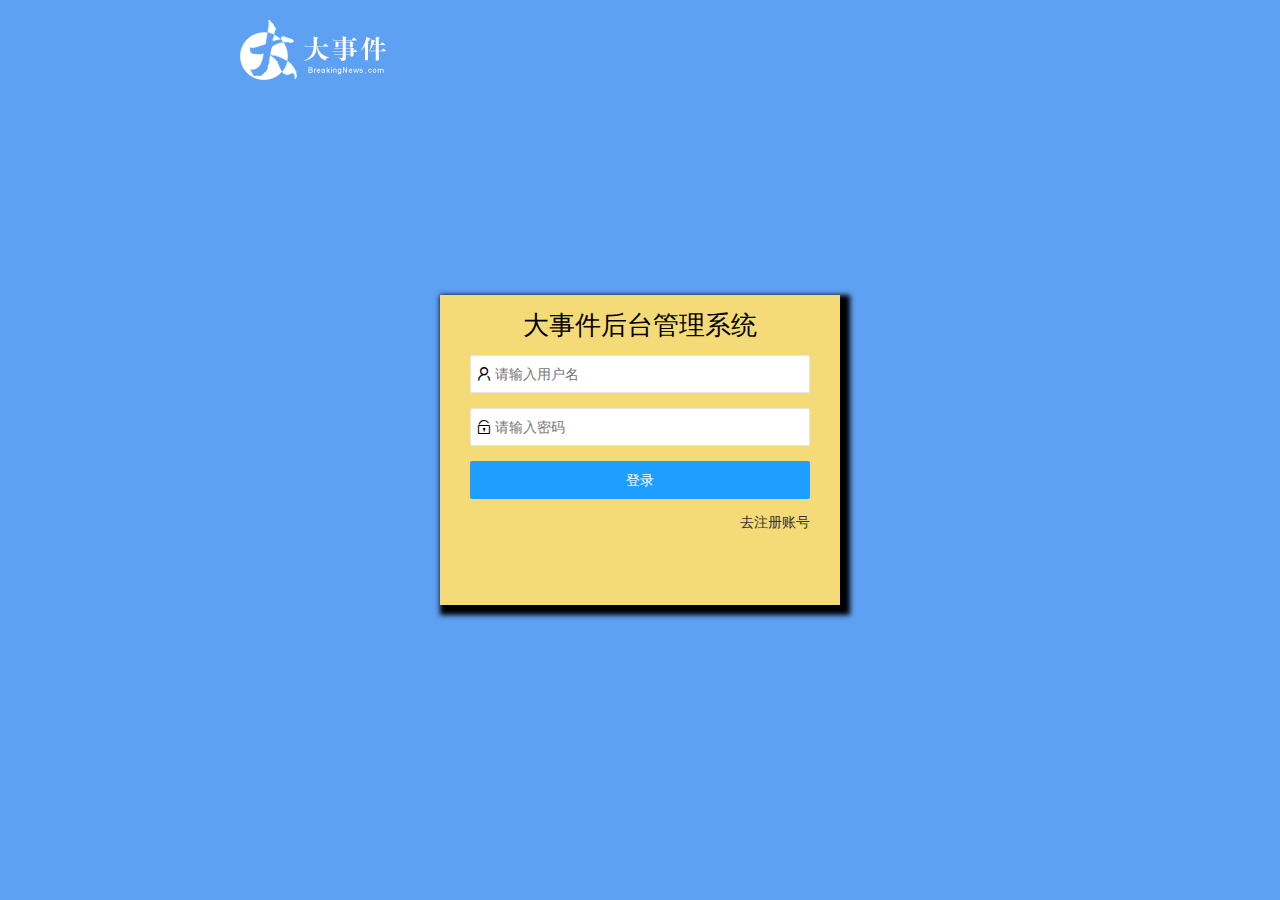
<file: index.html>
<script>
    // 马上判断，本地存储是否有token
    if (localStorage.getItem('token') === null) {
        // 如果没有，跳转到登录页
        location.href = './login.html';
    }
</script>

<!DOCTYPE html>
<html>

<head>
    <meta charset="utf-8">
    <meta name="viewport" content="width=device-width, initial-scale=1, maximum-scale=1">
    <title>老汤的首页</title>
    <link rel="stylesheet" href="./assets/lib/layui/css/layui.css">
    <link rel="stylesheet" href="./assets/css/index.css">
</head>

<body class="layui-layout-body">
    <div class="layui-layout layui-layout-admin">
        <div class="layui-header">
            <div class="layui-logo">
                <img src="./assets/images/logo.png" alt="">
            </div>
            <!-- 头部区域（可配合layui已有的水平导航） -->
            <ul class="layui-nav layui-layout-right">
                <li class="layui-nav-item">
                    <!-- 复制这个a标签，到侧边栏 -->
                    <a href="javascript:;">
                        <span class="text-avatar">L</span>
                        <img src="http://t.cn/RCzsdCq" class="layui-nav-img">
                        个人中心
                    </a>
                    <dl class="layui-nav-child">
                        <dd><a href="">基本资料</a></dd>
                        <dd><a href="">重置密码</a></dd>
                        <dd><a href="">更换头像</a></dd>
                    </dl>
                </li>
                <li class="layui-nav-item"><a href="javascript:;" id="logout"><i class="layui-icon layui-icon-logout"></i>退出</a></li>
            </ul>
        </div>

        <div class="layui-side layui-bg-black">
            <div class="layui-side-scroll">
                <!-- 左侧导航区域（可配合layui已有的垂直导航） -->

                <!-- 从头部复制过来之后，把a改为div -->
                <div class="userinfo">
                    <span class="text-avatar">L</span>
                    <img src="http://t.cn/RCzsdCq" class="layui-nav-img">
                    欢迎你 <span class="username">老汤</span>
                </div>
                <ul class="layui-nav layui-nav-tree" lay-filter="test" lay-shrink="all">
                    <li class="layui-nav-item layui-this"><a href=""><i class="layui-icon layui-icon-home"></i>首页</a></li>
                    <li class="layui-nav-item">
                        <a class="" href="javascript:;"><i class="layui-icon layui-icon-form"></i>文章管理</a>
                        <dl class="layui-nav-child">
                            <dd><a href="javascript:;"><i class="layui-icon layui-icon-app"></i>类别管理</a></dd>
                            <dd><a href="./article/list.html" target="fm"><i class="layui-icon layui-icon-app"></i>文章列表</a></dd>
                            <dd><a href="./article/add.html" target="fm"><i class="layui-icon layui-icon-app"></i>添加文章</a></dd>
                        </dl>
                    </li>
                    <li class="layui-nav-item">
                        <a href="javascript:;"><i class="layui-icon layui-icon-username"></i>个人中心</a>
                        <dl class="layui-nav-child">
                            <dd><a href="./user/userinfo.html" target="fm"><i class="layui-icon layui-icon-app"></i>基本资料</a></dd>
                            <dd><a href="./user/repwd.html" target="fm"><i class="layui-icon layui-icon-app"></i>重置密码</a></dd>
                            <dd><a href="./user/avatar.html" target="fm"><i class="layui-icon layui-icon-app"></i>更换头像</a></dd>
                        </dl>
                    </li>
                </ul>
            </div>
        </div>

        <div class="layui-body">
            <!-- 内容主体区域 -->
            <!-- <div style="padding: 15px;">内容主体区域</div> -->
            <iframe name="fm" src="./home/dashboard.html" frameborder="0"></iframe>
        </div>

        <div class="layui-footer">
            <!-- 底部固定区域 -->
            © layui.com - 底部固定区域
        </div>
    </div>
    <!-- 一定要加载layui.all.js -->
    <script src="./assets/lib/layui/layui.all.js"></script>
    <script src="./assets/lib/jquery.js"></script>
    <script src="./assets/js/common.js"></script>
    <script src="./assets/js/index.js"></script>
</body>

</html>
</file>
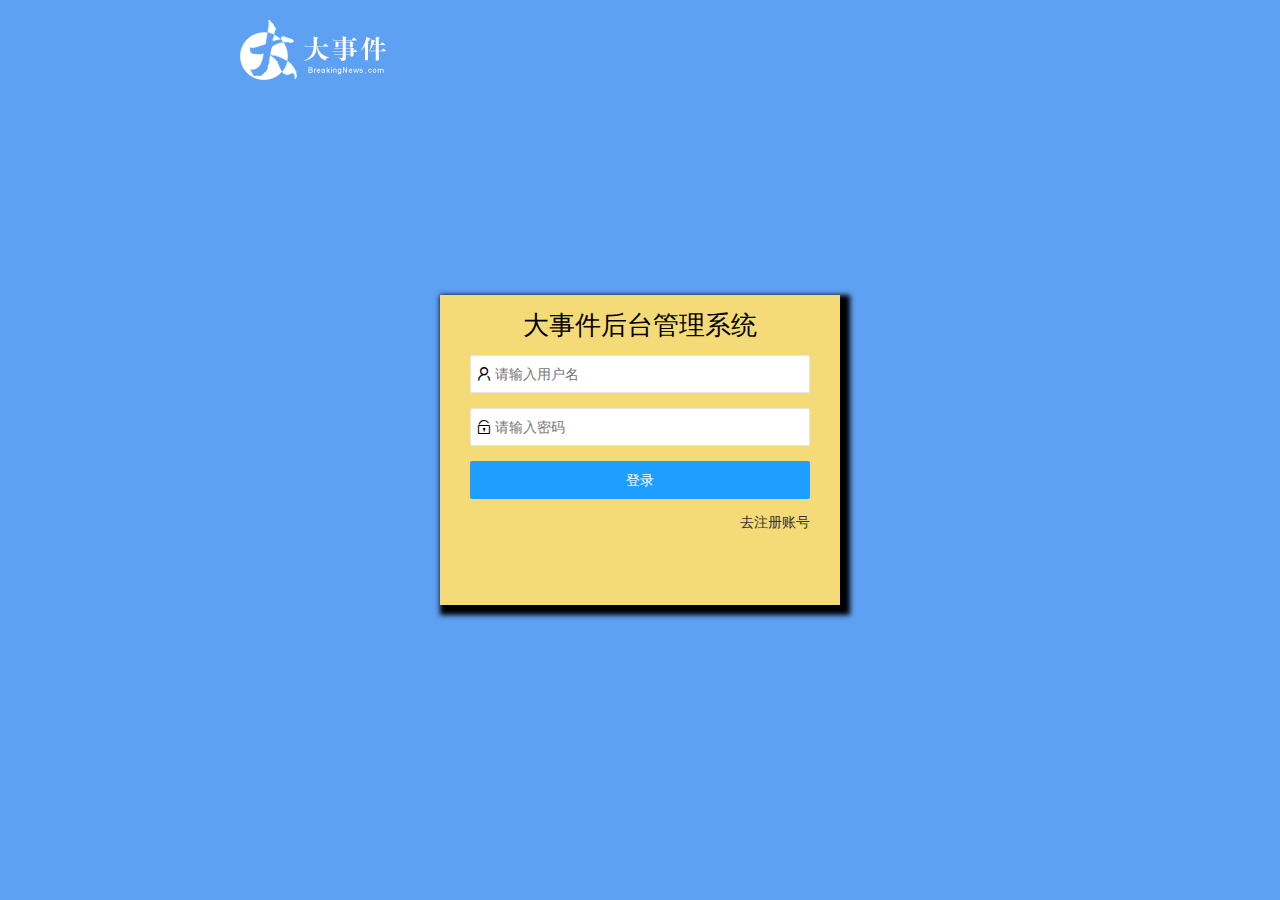
<file: login.html>
<!DOCTYPE html>
<html lang="en">

<head>
    <meta charset="UTF-8">
    <meta name="viewport" content="width=device-width, initial-scale=1.0">
    <title>Document</title>
    <link rel="stylesheet" href="./assets/lib/layui/css/layui.css">
    <link rel="stylesheet" href="./assets/css/login.css">
</head>

<body>

    <!-- logo图片 -->
    <img id="logo" src="./assets/images/logo.png" alt="">


    <!-- 登录的盒子 start -->
    <div class="box login">
        <div class="title">大事件后台管理系统</div>
        <!-- 登录的表单 start -->
        <form class="layui-form" action="">
            <!-- 第一项：用户名 -->
            <div class="layui-form-item">
                <i class="layui-icon layui-icon-username"></i>
                <input type="text" name="username" required lay-verify="required" placeholder="请输入用户名" autocomplete="off"
                    class="layui-input">
            </div>
            <!-- 第二项：密码 -->
            <div class="layui-form-item">
                <i class="layui-icon layui-icon-password"></i>
                <input type="password" name="password" required lay-verify="required" placeholder="请输入密码" autocomplete="off"
                    class="layui-input">
            </div>
            <!-- 第三项：按钮 -->
            <div class="layui-form-item">
                <button class="layui-btn layui-btn-fluid layui-bg-blue" lay-submit lay-filter="formDemo">登录</button>
            </div>
            <!-- 第四项：超链接 -->
            <div class="layui-form-item">
                <a href="javascript:;">去注册账号</a>
            </div>
        </form>
        <!-- 登录的表单 end -->
    </div>
    <!-- 登录的盒子 end -->


    <!-- 注册的盒子 start -->
    <div class="box register">
        <div class="title">大事件后台管理系统</div>
        <!-- 注册的表单 start -->
        <form class="layui-form" action="">
            <!-- 第一项：用户名 -->
            <div class="layui-form-item">
                <i class="layui-icon layui-icon-username"></i>
                <input type="text" name="username" required lay-verify="required|user" placeholder="请输入用户名" autocomplete="off"
                    class="layui-input">
            </div>
            <!-- 第二项：密码 -->
            <div class="layui-form-item">
                <i class="layui-icon layui-icon-password"></i>
                <input type="password" name="password" required lay-verify="required|len" placeholder="请输入密码" autocomplete="off"
                    class="layui-input pwd">
            </div>
            <!-- 第三项：确认密码 -->
            <div class="layui-form-item">
                <i class="layui-icon layui-icon-password"></i>
                <input type="password" required lay-verify="required|len|same" placeholder="请输入确认密码" autocomplete="off"
                    class="layui-input">
            </div>
            <!-- 第四项：按钮 -->
            <div class="layui-form-item">
                <button class="layui-btn layui-btn-fluid layui-bg-blue" lay-submit lay-filter="formDemo">注册</button>
            </div>
            <!-- 第五项：超链接 -->
            <div class="layui-form-item">
                <a href="javascript:;">去登录</a>
            </div>
        </form>
        <!-- 注册的表单 end -->
    </div>
    <!-- 注册的盒子 end -->


    <script src="./assets/lib/layui/layui.all.js"></script>
    <script src="./assets/lib/jquery.js"></script>
    <script src="./assets/js/common.js"></script>
    <script src="./assets/js/login.js"></script>
</body>

</html>
</file>
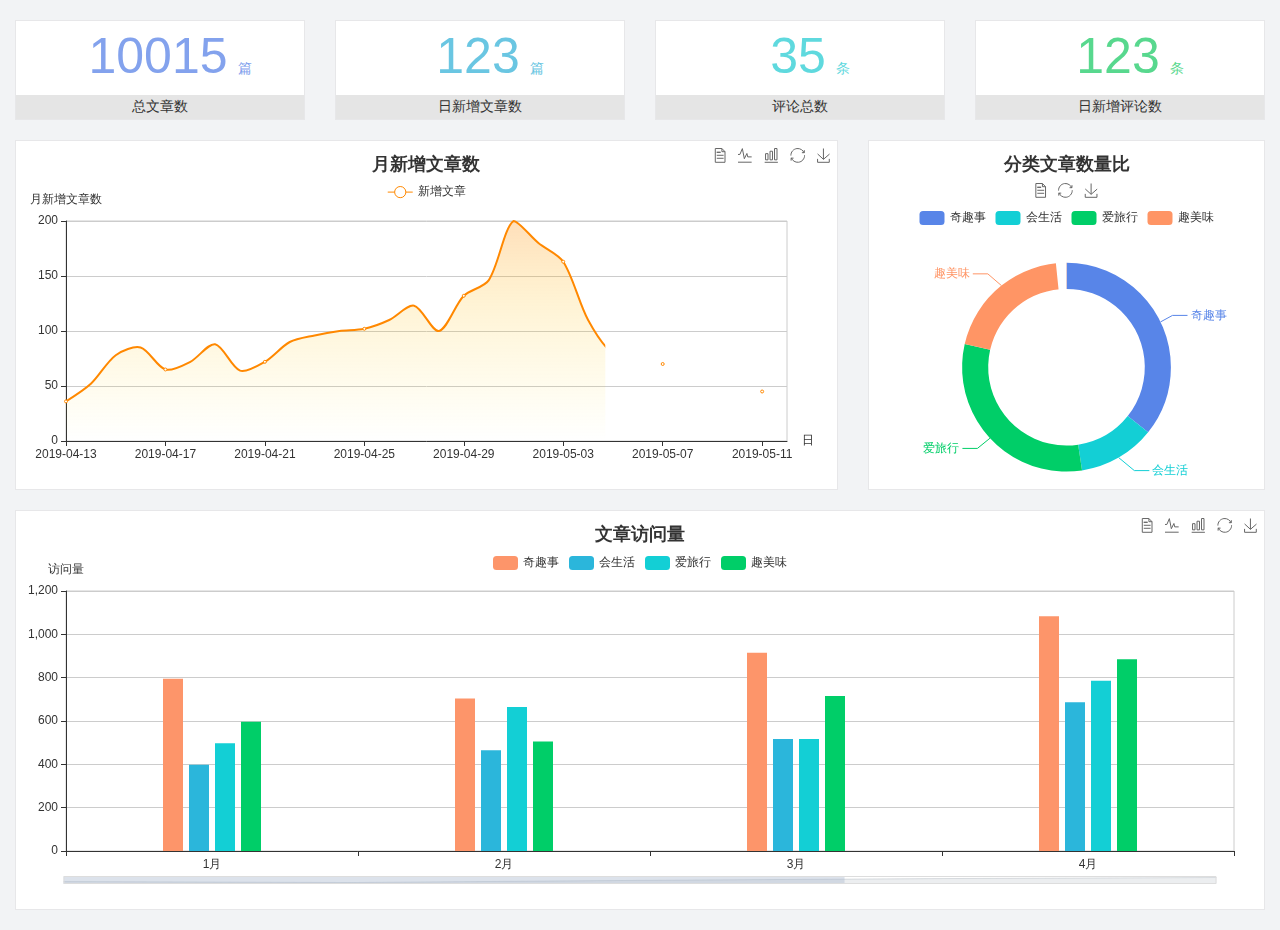
<file: home/dashboard.html>
<!DOCTYPE html>
<html lang="en">

<head>
  <meta charset="UTF-8">
  <meta name="viewport" content="width=device-width, initial-scale=1.0">
  <meta http-equiv="X-UA-Compatible" content="ie=edge">
  <title>图表统计</title>
  <link rel="stylesheet" href="../assets/lib/bootstrap.css" />
  <link rel="stylesheet" href="../assets/lib/main.css" />
  <script src="../assets/lib/jquery.js"></script>
  <script type="text/javascript" src="../assets/lib/echarts.min.js"></script>
</head>

<body>
  <div class="container-fluid">
    <div class="row spannel_list">
      <div class="col-sm-3 col-xs-6">
        <div class="spannel">
          <em>10015</em><span>篇</span>
          <b>总文章数</b>
        </div>
      </div>
      <div class="col-sm-3 col-xs-6">
        <div class="spannel scolor01">
          <em>123</em><span>篇</span>
          <b>日新增文章数</b>
        </div>
      </div>
      <div class="col-sm-3 col-xs-6">
        <div class="spannel scolor02">
          <em>35</em><span>条</span>
          <b>评论总数</b>
        </div>
      </div>
      <div class="col-sm-3 col-xs-6">
        <div class="spannel scolor03">
          <em>123</em><span>条</span>
          <b>日新增评论数</b>
        </div>
      </div>
    </div>
  </div>

  <div class="container-fluid">
    <div class="row curve-pie">
      <div class="col-lg-8 col-md-8">
        <div class="gragh_pannel" id="curve_show"></div>
      </div>
      <div class="col-lg-4 col-md-4">
        <div class="gragh_pannel" id="pie_show"></div>
      </div>
    </div>
  </div>

  <div class="container-fluid">
    <div class="column_pannel" id="column_show"></div>
  </div>

  <script>
    var oChart = echarts.init(document.getElementById('curve_show'));
    var aList_all = [
      { 'count': 36, 'date': '2019-04-13' },
      { 'count': 52, 'date': '2019-04-14' },
      { 'count': 78, 'date': '2019-04-15' },
      { 'count': 85, 'date': '2019-04-16' },
      { 'count': 65, 'date': '2019-04-17' },
      { 'count': 72, 'date': '2019-04-18' },
      { 'count': 88, 'date': '2019-04-19' },
      { 'count': 64, 'date': '2019-04-20' },
      { 'count': 72, 'date': '2019-04-21' },
      { 'count': 90, 'date': '2019-04-22' },
      { 'count': 96, 'date': '2019-04-23' },
      { 'count': 100, 'date': '2019-04-24' },
      { 'count': 102, 'date': '2019-04-25' },
      { 'count': 110, 'date': '2019-04-26' },
      { 'count': 123, 'date': '2019-04-27' },
      { 'count': 100, 'date': '2019-04-28' },
      { 'count': 132, 'date': '2019-04-29' },
      { 'count': 146, 'date': '2019-04-30' },
      { 'count': 200, 'date': '2019-05-01' },
      { 'count': 180, 'date': '2019-05-02' },
      { 'count': 163, 'date': '2019-05-03' },
      { 'count': 110, 'date': '2019-05-04' },
      { 'count': 80, 'date': '2019-05-05' },
      { 'count': 82, 'date': '2019-05-06' },
      { 'count': 70, 'date': '2019-05-07' },
      { 'count': 65, 'date': '2019-05-08' },
      { 'count': 54, 'date': '2019-05-09' },
      { 'count': 40, 'date': '2019-05-10' },
      { 'count': 45, 'date': '2019-05-11' },
      { 'count': 38, 'date': '2019-05-12' },
    ];

    let aCount = [];
    let aDate = [];

    for (var i = 0; i < aList_all.length; i++) {
      aCount.push(aList_all[i].count);
      aDate.push(aList_all[i].date);
    }

    var chartopt = {
      title: {
        text: '月新增文章数',
        left: 'center',
        top: '10'
      },
      tooltip: {
        trigger: 'axis'
      },
      legend: {
        data: ['新增文章'],
        top: '40'
      },
      toolbox: {
        show: true,
        feature: {
          mark: { show: true },
          dataView: { show: true, readOnly: false },
          magicType: { show: true, type: ['line', 'bar'] },
          restore: { show: true },
          saveAsImage: { show: true }
        }
      },
      calculable: true,
      xAxis: [
        {
          name: '日',
          type: 'category',
          boundaryGap: false,
          data: aDate
        }
      ],
      yAxis: [
        {
          name: '月新增文章数',
          type: 'value'
        }
      ],
      series: [
        {
          name: '新增文章',
          type: 'line',
          smooth: true,
          itemStyle: { normal: { areaStyle: { type: 'default' }, color: '#f80' }, lineStyle: { color: '#f80' } },
          data: aCount
        }],
      areaStyle: {
        normal: {
          color: new echarts.graphic.LinearGradient(0, 0, 0, 1, [{
            offset: 0,
            color: 'rgba(255,136,0,0.39)'
          }, {
            offset: .34,
            color: 'rgba(255,180,0,0.25)'
          }, {
            offset: 1,
            color: 'rgba(255,222,0,0.00)'
          }])

        }
      },
      grid: {
        show: true,
        x: 50,
        x2: 50,
        y: 80,
        height: 220
      }
    };

    oChart.setOption(chartopt);


    var oPie = echarts.init(document.getElementById('pie_show'));
    var oPieopt =
    {
      title: {
        top: 10,
        text: '分类文章数量比',
        x: 'center'
      },
      tooltip: {
        trigger: 'item',
        formatter: "{a} <br/>{b} : {c} ({d}%)"
      },
      color: ['#5885e8', '#13cfd5', '#00ce68', '#ff9565'],
      legend: {
        x: 'center',
        top: 65,
        data: ['奇趣事', '会生活', '爱旅行', '趣美味']
      },
      toolbox: {
        show: true,
        x: 'center',
        top: 35,
        feature: {
          mark: { show: true },
          dataView: { show: true, readOnly: false },
          magicType: {
            show: true,
            type: ['pie', 'funnel'],
            option: {
              funnel: {
                x: '25%',
                width: '50%',
                funnelAlign: 'left',
                max: 1548
              }
            }
          },
          restore: { show: true },
          saveAsImage: { show: true }
        }
      },
      calculable: true,
      series: [
        {
          name: '访问来源',
          type: 'pie',
          radius: ['45%', '60%'],
          center: ['50%', '65%'],
          data: [
            { value: 300, name: '奇趣事' },
            { value: 100, name: '会生活' },
            { value: 260, name: '爱旅行' },
            { value: 180, name: '趣美味' }
          ]
        }
      ]
    };
    oPie.setOption(oPieopt);



    var oColumn = this.echarts.init(document.getElementById('column_show'));
    var oColumnopt =
    {
      title: {
        text: '文章访问量',
        left: 'center',
        top: '10'
      },
      tooltip: {
        trigger: 'axis'
      },
      legend: {
        data: ['奇趣事', '会生活', '爱旅行', '趣美味'],
        top: '40'
      },
      toolbox: {
        show: true,
        feature: {
          mark: { show: true },
          dataView: { show: true, readOnly: false },
          magicType: { show: true, type: ['line', 'bar'] },
          restore: { show: true },
          saveAsImage: { show: true }
        }
      },
      calculable: true,
      xAxis: [
        {
          type: 'category',
          data: ['1月', '2月', '3月', '4月', '5月']
        }
      ],
      yAxis: [
        {
          name: '访问量',
          type: 'value'
        }
      ],
      series: [
        {
          name: '奇趣事',
          type: 'bar',
          barWidth: 20,
          itemStyle: {
            normal: { areaStyle: { type: 'default' }, color: '#fd956a' }
          },
          data: [800, 708, 920, 1090, 1200]
        },
        {
          name: '会生活',
          type: 'bar',
          barWidth: 20,
          itemStyle: {
            normal: { areaStyle: { type: 'default' }, color: '#2bb6db' }
          },
          data: [400, 468, 520, 690, 800]
        },
        {
          name: '爱旅行',
          type: 'bar',
          barWidth: 20,
          itemStyle: {
            normal: { areaStyle: { type: 'default' }, color: '#13cfd5' }
          },
          data: [500, 668, 520, 790, 900]
        },
        {
          name: '趣美味',
          type: 'bar',
          barWidth: 20,
          itemStyle: {
            normal: { areaStyle: { type: 'default' }, color: '#00ce68' }
          },
          data: [600, 508, 720, 890, 1000]
        }
      ],
      grid: {
        show: true,
        x: 50,
        x2: 30,
        y: 80,
        height: 260
      },
      dataZoom: [//给x轴设置滚动条
        {
          start: 0,//默认为0
          end: 100 - 1000 / 31,//默认为100
          type: 'slider',
          show: true,
          xAxisIndex: [0],
          handleSize: 0,//滑动条的 左右2个滑动条的大小
          height: 8,//组件高度
          left: 45, //左边的距离
          right: 50,//右边的距离
          bottom: 26,//右边的距离
          handleColor: '#ddd',//h滑动图标的颜色
          handleStyle: {
            borderColor: "#cacaca",
            borderWidth: "1",
            shadowBlur: 2,
            background: "#ddd",
            shadowColor: "#ddd",
          }
        }]
    };
    oColumn.setOption(oColumnopt);
  </script>
</body>

</html>
</file>
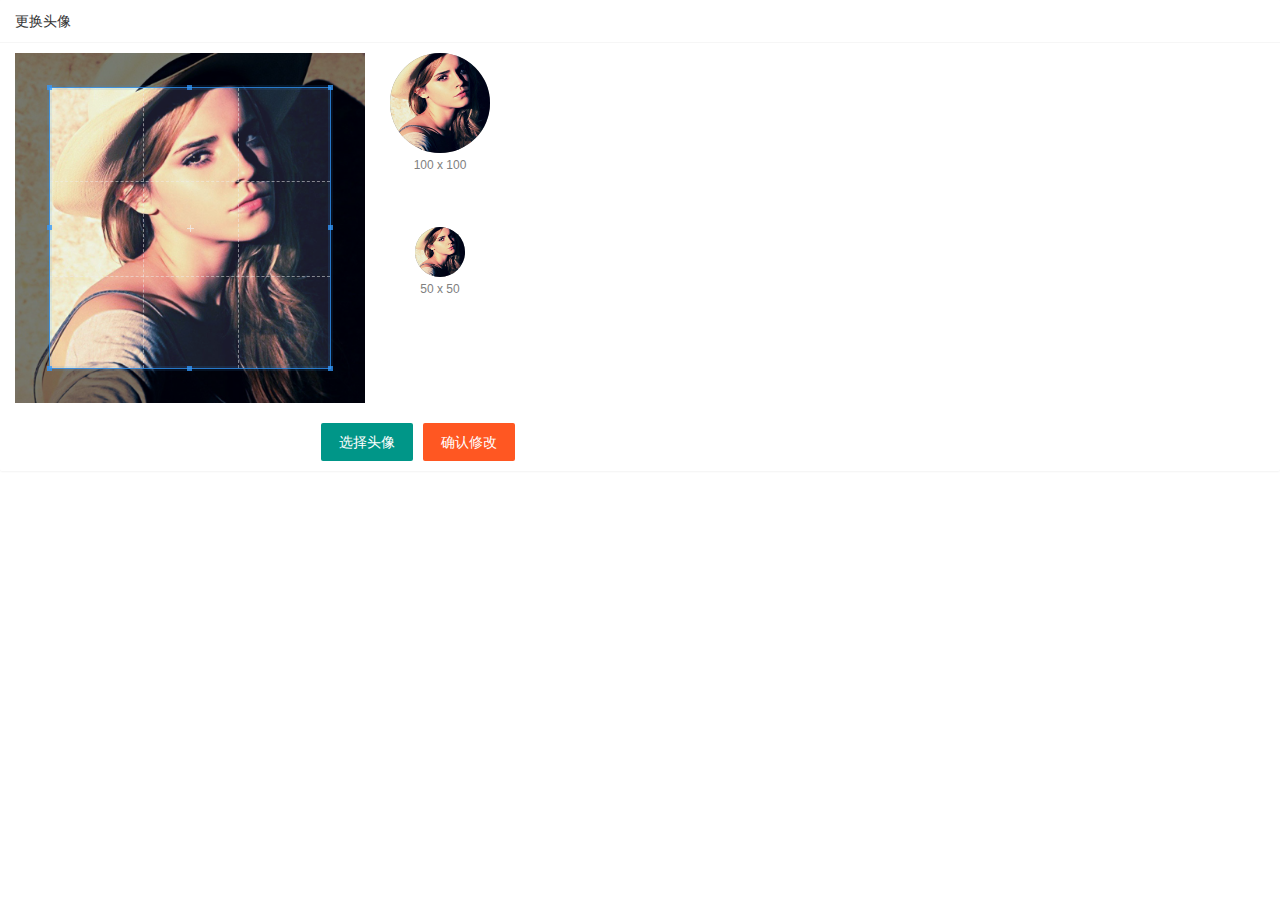
<file: user/avatar.html>
<!DOCTYPE html>
<html lang="en">

<head>
    <meta charset="UTF-8">
    <meta name="viewport" content="width=device-width, initial-scale=1.0">
    <title>Document</title>
    <link rel="stylesheet" href="../assets/lib/layui/css/layui.css">
    <!-- 加载剪裁插件的css -->
    <link rel="stylesheet" href="../assets/lib/cropper/cropper.css">
    <link rel="stylesheet" href="./css/avatar.css">
</head>

<body>

    <div class="layui-card">
        <div class="layui-card-header">更换头像</div>
        <div class="layui-card-body">
            <!-- 第一行的图片裁剪和预览区域 -->
            <div class="row1">
                <!-- 图片裁剪区域 -->
                <div class="cropper-box">
                    <!-- 这个 img 标签很重要，将来会把它初始化为裁剪区域 -->
                    <img id="image" src="../assets/images/sample.jpg" />
                </div>
                <!-- 图片的预览区域 -->
                <div class="preview-box">
                    <div>
                        <!-- 宽高为 100px 的预览区域 -->
                        <div class="img-preview w100"></div>
                        <p class="size">100 x 100</p>
                    </div>
                    <div>
                        <!-- 宽高为 50px 的预览区域 -->
                        <div class="img-preview w50"></div>
                        <p class="size">50 x 50</p>
                    </div>
                </div>
            </div>

            <!-- 第二行的按钮区域 -->
            <div class="row2">
                <!-- multiple 控制文件是否可以多选 -->
                <input type="file" id="file" style="display: none;">
                <button type="button" class="layui-btn" id="chooseFile">选择头像</button>
                <button type="button" class="layui-btn layui-btn-danger" id="sure">确认修改</button>
            </div>
        </div>
    </div>

    <script src="../assets/lib/layui/layui.all.js"></script>
    <script src="../assets/lib/jquery.js"></script>
    <!-- 在jQuery之后，按照顺序加载剪裁插件 -->
    <script src="../assets/lib/cropper/Cropper.js"></script>
    <script src="../assets/lib/cropper/jquery-cropper.js"></script>

    <script src="../assets/js/common.js"></script>
    <script src="./js/avatar.js"></script>
</body>

</html>
</file>
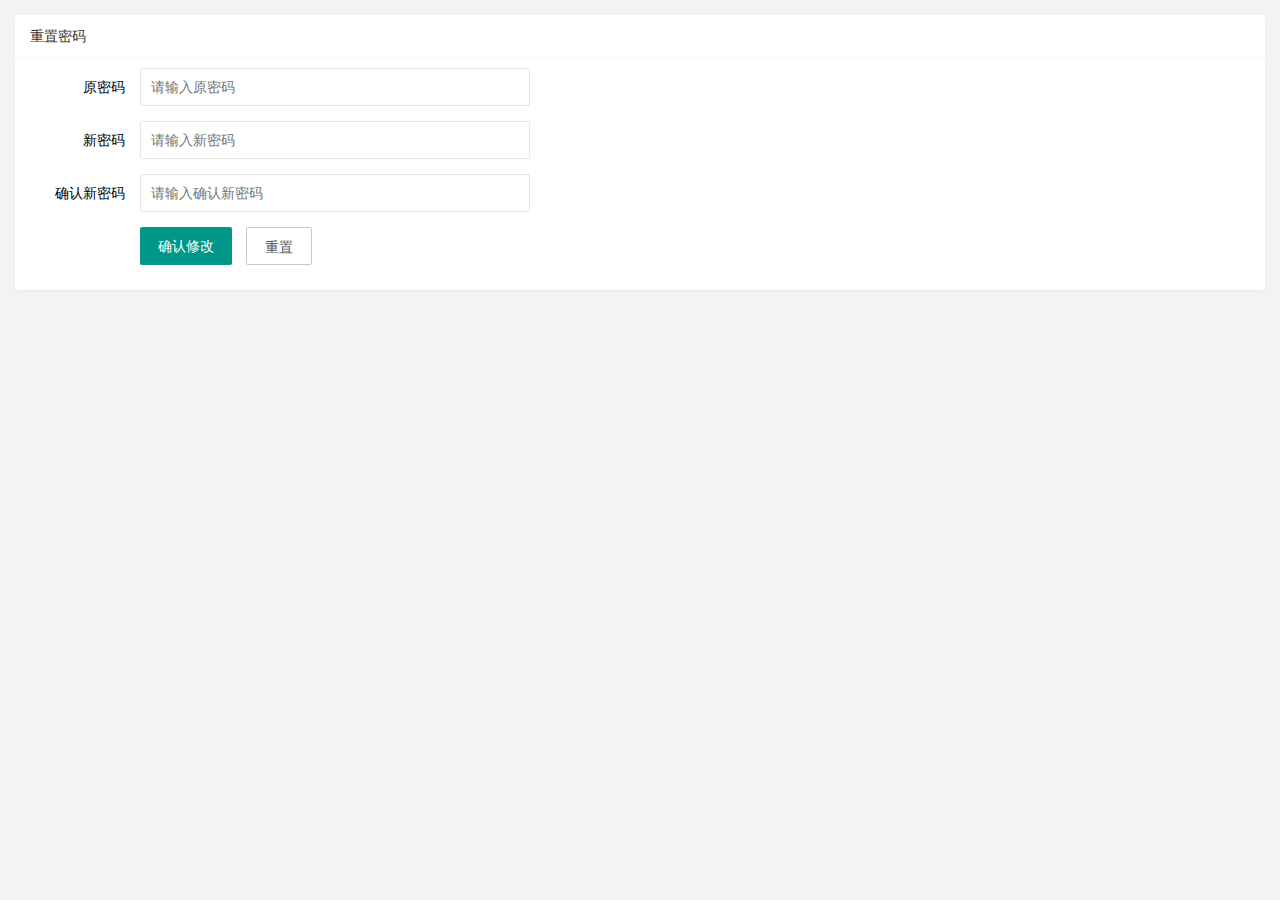
<file: user/repwd.html>
<!DOCTYPE html>
<html lang="en">

<head>
    <meta charset="UTF-8">
    <meta name="viewport" content="width=device-width, initial-scale=1.0">
    <title>Document</title>
    <link rel="stylesheet" href="../assets/lib/layui/css/layui.css">
    <link rel="stylesheet" href="./css/userinfo.css">
</head>

<body>

    <div class="layui-card">
        <div class="layui-card-header">重置密码</div>
        <div class="layui-card-body">
            <form class="layui-form" action="" lay-filter="user">
                <!-- 第一项：原密码 -->
                <div class="layui-form-item">
                    <label class="layui-form-label">原密码</label>
                    <div class="layui-input-block">
                        <input type="password" name="oldPwd" required lay-verify="required|len" placeholder="请输入原密码"
                            autocomplete="off" class="layui-input">
                    </div>
                </div>
                <!-- 第二项：新密码 -->
                <div class="layui-form-item">
                    <label class="layui-form-label">新密码</label>
                    <div class="layui-input-block">
                        <input type="password" name="newPwd" required lay-verify="required|len|diff" placeholder="请输入新密码"
                            autocomplete="off" class="layui-input">
                    </div>
                </div>
                <!-- 第三项：确认新密码 -->
                <div class="layui-form-item">
                    <label class="layui-form-label">确认新密码</label>
                    <div class="layui-input-block">
                        <input type="password" required lay-verify="required|len|same" placeholder="请输入确认新密码"
                            autocomplete="off" class="layui-input">
                    </div>
                </div>
                <!-- 第四项：按钮 -->
                <div class="layui-form-item">
                    <div class="layui-input-block">
                        <button class="layui-btn" lay-submit lay-filter="formDemo">确认修改</button>
                        <button type="reset" class="layui-btn layui-btn-primary">重置</button>
                    </div>
                </div>
            </form>
        </div>
    </div>


    <script src="../assets/lib/layui/layui.all.js"></script>
    <script src="../assets/lib/jquery.js"></script>
    <script src="../assets/js/common.js"></script>
    <script src="./js/repwd.js"></script>
</body>

</html>
</file>
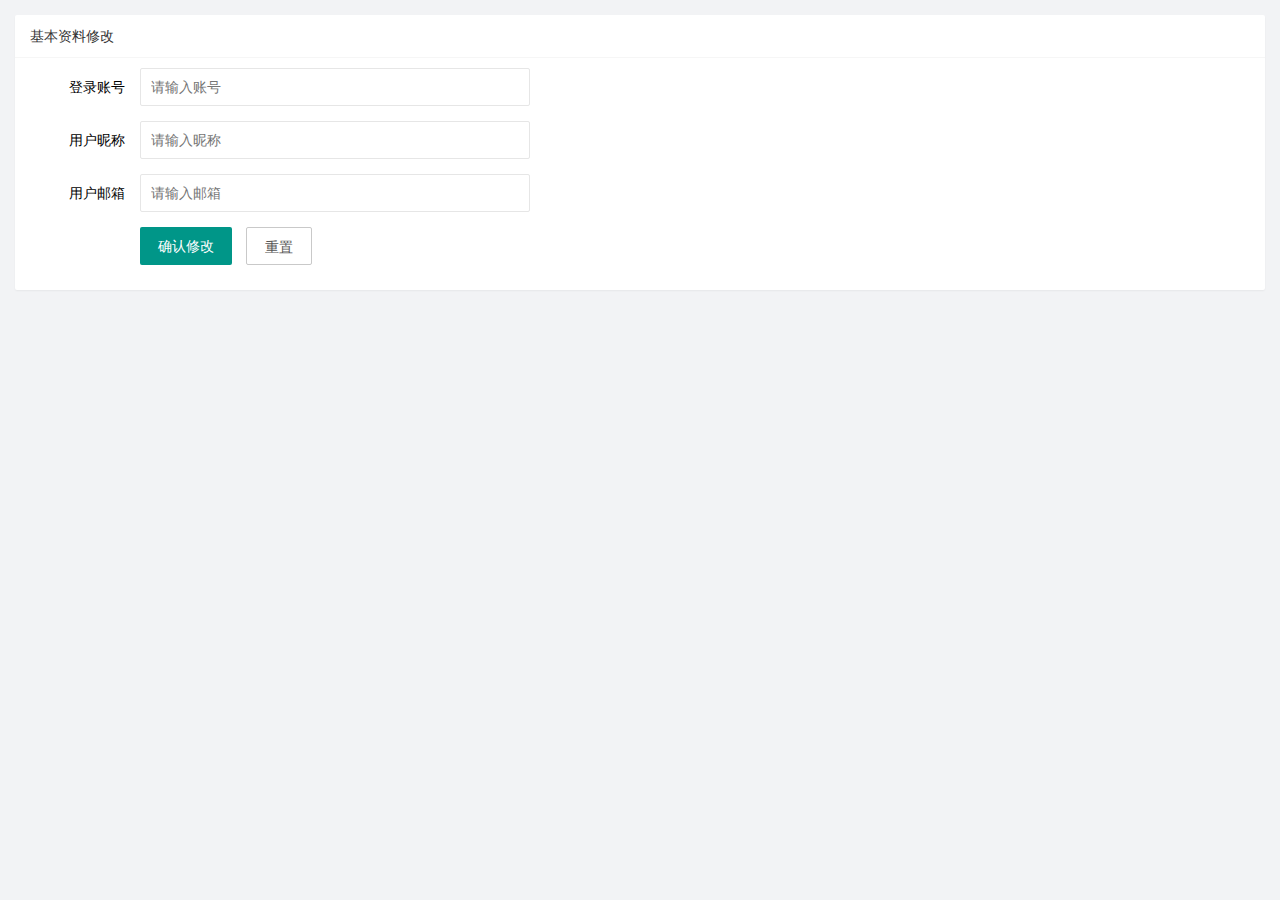
<file: user/userinfo.html>
<!DOCTYPE html>
<html lang="en">

<head>
    <meta charset="UTF-8">
    <meta name="viewport" content="width=device-width, initial-scale=1.0">
    <title>Document</title>
    <link rel="stylesheet" href="../assets/lib/layui/css/layui.css">
    <link rel="stylesheet" href="./css/userinfo.css">
</head>

<body>
    <div class="layui-card">
        <div class="layui-card-header">基本资料修改</div>
        <div class="layui-card-body">
            <form class="layui-form" action="" lay-filter="user">
                <!-- 第一项：用户名 -->
                <div class="layui-form-item">
                    <label class="layui-form-label">登录账号</label>
                    <div class="layui-input-block">
                        <input disabled type="text" name="username" required lay-verify="required" placeholder="请输入账号"
                            autocomplete="off" class="layui-input">
                    </div>
                </div>
                <!-- 第二项：昵称 -->
                <div class="layui-form-item">
                    <label class="layui-form-label">用户昵称</label>
                    <div class="layui-input-block">
                        <input type="text" name="nickname" required lay-verify="required" placeholder="请输入昵称"
                            autocomplete="off" class="layui-input">
                    </div>
                </div>
                <!-- 第三项：邮箱 -->
                <div class="layui-form-item">
                    <label class="layui-form-label">用户邮箱</label>
                    <div class="layui-input-block">
                        <input type="text" name="email" required lay-verify="required" placeholder="请输入邮箱"
                            autocomplete="off" class="layui-input">
                    </div>
                </div>
                <!-- 第四项：按钮 -->
                <div class="layui-form-item">
                    <div class="layui-input-block">
                        <input type="hidden" name="id">
                        <button class="layui-btn" lay-submit lay-filter="formDemo">确认修改</button>
                        <button type="reset" class="layui-btn layui-btn-primary">重置</button>
                    </div>
                </div>
            </form>
        </div>
    </div>

    <script src="../assets/lib/layui/layui.all.js"></script>
    <script src="../assets/lib/jquery.js"></script>
    <script src="../assets/js/common.js"></script>
    <script src="./js/userinfo.js"></script>
</body>

</html>
</file>
<file: assets/lib/layui/css/layui.css>
/** layui-v2.5.6 MIT License By https://www.layui.com */
 .layui-inline,img{display:inline-block;vertical-align:middle}h1,h2,h3,h4,h5,h6{font-weight:400}.layui-edge,.layui-header,.layui-inline,.layui-main{position:relative}.layui-body,.layui-edge,.layui-elip{overflow:hidden}.layui-btn,.layui-edge,.layui-inline,img{vertical-align:middle}.layui-btn,.layui-disabled,.layui-icon,.layui-unselect{-moz-user-select:none;-webkit-user-select:none;-ms-user-select:none}.layui-elip,.layui-form-checkbox span,.layui-form-pane .layui-form-label{text-overflow:ellipsis;white-space:nowrap}.layui-breadcrumb,.layui-tree-btnGroup{visibility:hidden}blockquote,body,button,dd,div,dl,dt,form,h1,h2,h3,h4,h5,h6,input,li,ol,p,pre,td,textarea,th,ul{margin:0;padding:0;-webkit-tap-highlight-color:rgba(0,0,0,0)}a:active,a:hover{outline:0}img{border:none}li{list-style:none}table{border-collapse:collapse;border-spacing:0}h4,h5,h6{font-size:100%}button,input,optgroup,option,select,textarea{font-family:inherit;font-size:inherit;font-style:inherit;font-weight:inherit;outline:0}pre{white-space:pre-wrap;white-space:-moz-pre-wrap;white-space:-pre-wrap;white-space:-o-pre-wrap;word-wrap:break-word}body{line-height:24px;font:14px Helvetica Neue,Helvetica,PingFang SC,Tahoma,Arial,sans-serif}hr{height:1px;margin:10px 0;border:0;clear:both}a{color:#333;text-decoration:none}a:hover{color:#777}a cite{font-style:normal;*cursor:pointer}.layui-border-box,.layui-border-box *{box-sizing:border-box}.layui-box,.layui-box *{box-sizing:content-box}.layui-clear{clear:both;*zoom:1}.layui-clear:after{content:'\20';clear:both;*zoom:1;display:block;height:0}.layui-inline{*display:inline;*zoom:1}.layui-edge{display:inline-block;width:0;height:0;border-width:6px;border-style:dashed;border-color:transparent}.layui-edge-top{top:-4px;border-bottom-color:#999;border-bottom-style:solid}.layui-edge-right{border-left-color:#999;border-left-style:solid}.layui-edge-bottom{top:2px;border-top-color:#999;border-top-style:solid}.layui-edge-left{border-right-color:#999;border-right-style:solid}.layui-disabled,.layui-disabled:hover{color:#d2d2d2!important;cursor:not-allowed!important}.layui-circle{border-radius:100%}.layui-show{display:block!important}.layui-hide{display:none!important}@font-face{font-family:layui-icon;src:url(../font/iconfont.eot?v=256);src:url(../font/iconfont.eot?v=256#iefix) format('embedded-opentype'),url(../font/iconfont.woff2?v=256) format('woff2'),url(../font/iconfont.woff?v=256) format('woff'),url(../font/iconfont.ttf?v=256) format('truetype'),url(../font/iconfont.svg?v=256#layui-icon) format('svg')}.layui-icon{font-family:layui-icon!important;font-size:16px;font-style:normal;-webkit-font-smoothing:antialiased;-moz-osx-font-smoothing:grayscale}.layui-icon-reply-fill:before{content:"\e611"}.layui-icon-set-fill:before{content:"\e614"}.layui-icon-menu-fill:before{content:"\e60f"}.layui-icon-search:before{content:"\e615"}.layui-icon-share:before{content:"\e641"}.layui-icon-set-sm:before{content:"\e620"}.layui-icon-engine:before{content:"\e628"}.layui-icon-close:before{content:"\1006"}.layui-icon-close-fill:before{content:"\1007"}.layui-icon-chart-screen:before{content:"\e629"}.layui-icon-star:before{content:"\e600"}.layui-icon-circle-dot:before{content:"\e617"}.layui-icon-chat:before{content:"\e606"}.layui-icon-release:before{content:"\e609"}.layui-icon-list:before{content:"\e60a"}.layui-icon-chart:before{content:"\e62c"}.layui-icon-ok-circle:before{content:"\1005"}.layui-icon-layim-theme:before{content:"\e61b"}.layui-icon-table:before{content:"\e62d"}.layui-icon-right:before{content:"\e602"}.layui-icon-left:before{content:"\e603"}.layui-icon-cart-simple:before{content:"\e698"}.layui-icon-face-cry:before{content:"\e69c"}.layui-icon-face-smile:before{content:"\e6af"}.layui-icon-survey:before{content:"\e6b2"}.layui-icon-tree:before{content:"\e62e"}.layui-icon-ie:before{content:"\e7bb"}.layui-icon-upload-circle:before{content:"\e62f"}.layui-icon-add-circle:before{content:"\e61f"}.layui-icon-download-circle:before{content:"\e601"}.layui-icon-templeate-1:before{content:"\e630"}.layui-icon-util:before{content:"\e631"}.layui-icon-face-surprised:before{content:"\e664"}.layui-icon-edit:before{content:"\e642"}.layui-icon-speaker:before{content:"\e645"}.layui-icon-down:before{content:"\e61a"}.layui-icon-file:before{content:"\e621"}.layui-icon-layouts:before{content:"\e632"}.layui-icon-rate-half:before{content:"\e6c9"}.layui-icon-add-circle-fine:before{content:"\e608"}.layui-icon-prev-circle:before{content:"\e633"}.layui-icon-read:before{content:"\e705"}.layui-icon-404:before{content:"\e61c"}.layui-icon-carousel:before{content:"\e634"}.layui-icon-help:before{content:"\e607"}.layui-icon-code-circle:before{content:"\e635"}.layui-icon-windows:before{content:"\e67f"}.layui-icon-water:before{content:"\e636"}.layui-icon-username:before{content:"\e66f"}.layui-icon-find-fill:before{content:"\e670"}.layui-icon-about:before{content:"\e60b"}.layui-icon-location:before{content:"\e715"}.layui-icon-up:before{content:"\e619"}.layui-icon-pause:before{content:"\e651"}.layui-icon-date:before{content:"\e637"}.layui-icon-layim-uploadfile:before{content:"\e61d"}.layui-icon-delete:before{content:"\e640"}.layui-icon-play:before{content:"\e652"}.layui-icon-top:before{content:"\e604"}.layui-icon-firefox:before{content:"\e686"}.layui-icon-friends:before{content:"\e612"}.layui-icon-refresh-3:before{content:"\e9aa"}.layui-icon-ok:before{content:"\e605"}.layui-icon-layer:before{content:"\e638"}.layui-icon-face-smile-fine:before{content:"\e60c"}.layui-icon-dollar:before{content:"\e659"}.layui-icon-group:before{content:"\e613"}.layui-icon-layim-download:before{content:"\e61e"}.layui-icon-picture-fine:before{content:"\e60d"}.layui-icon-link:before{content:"\e64c"}.layui-icon-diamond:before{content:"\e735"}.layui-icon-log:before{content:"\e60e"}.layui-icon-key:before{content:"\e683"}.layui-icon-rate-solid:before{content:"\e67a"}.layui-icon-fonts-del:before{content:"\e64f"}.layui-icon-unlink:before{content:"\e64d"}.layui-icon-fonts-clear:before{content:"\e639"}.layui-icon-triangle-r:before{content:"\e623"}.layui-icon-circle:before{content:"\e63f"}.layui-icon-radio:before{content:"\e643"}.layui-icon-align-center:before{content:"\e647"}.layui-icon-align-right:before{content:"\e648"}.layui-icon-align-left:before{content:"\e649"}.layui-icon-loading-1:before{content:"\e63e"}.layui-icon-return:before{content:"\e65c"}.layui-icon-fonts-strong:before{content:"\e62b"}.layui-icon-upload:before{content:"\e67c"}.layui-icon-dialogue:before{content:"\e63a"}.layui-icon-video:before{content:"\e6ed"}.layui-icon-headset:before{content:"\e6fc"}.layui-icon-cellphone-fine:before{content:"\e63b"}.layui-icon-add-1:before{content:"\e654"}.layui-icon-face-smile-b:before{content:"\e650"}.layui-icon-fonts-html:before{content:"\e64b"}.layui-icon-screen-full:before{content:"\e622"}.layui-icon-form:before{content:"\e63c"}.layui-icon-cart:before{content:"\e657"}.layui-icon-camera-fill:before{content:"\e65d"}.layui-icon-tabs:before{content:"\e62a"}.layui-icon-heart-fill:before{content:"\e68f"}.layui-icon-fonts-code:before{content:"\e64e"}.layui-icon-ios:before{content:"\e680"}.layui-icon-at:before{content:"\e687"}.layui-icon-fire:before{content:"\e756"}.layui-icon-set:before{content:"\e716"}.layui-icon-fonts-u:before{content:"\e646"}.layui-icon-triangle-d:before{content:"\e625"}.layui-icon-tips:before{content:"\e702"}.layui-icon-picture:before{content:"\e64a"}.layui-icon-more-vertical:before{content:"\e671"}.layui-icon-bluetooth:before{content:"\e689"}.layui-icon-flag:before{content:"\e66c"}.layui-icon-loading:before{content:"\e63d"}.layui-icon-fonts-i:before{content:"\e644"}.layui-icon-refresh-1:before{content:"\e666"}.layui-icon-rmb:before{content:"\e65e"}.layui-icon-addition:before{content:"\e624"}.layui-icon-home:before{content:"\e68e"}.layui-icon-time:before{content:"\e68d"}.layui-icon-user:before{content:"\e770"}.layui-icon-notice:before{content:"\e667"}.layui-icon-chrome:before{content:"\e68a"}.layui-icon-edge:before{content:"\e68b"}.layui-icon-login-weibo:before{content:"\e675"}.layui-icon-voice:before{content:"\e688"}.layui-icon-upload-drag:before{content:"\e681"}.layui-icon-login-qq:before{content:"\e676"}.layui-icon-snowflake:before{content:"\e6b1"}.layui-icon-heart:before{content:"\e68c"}.layui-icon-logout:before{content:"\e682"}.layui-icon-file-b:before{content:"\e655"}.layui-icon-template:before{content:"\e663"}.layui-icon-transfer:before{content:"\e691"}.layui-icon-auz:before{content:"\e672"}.layui-icon-console:before{content:"\e665"}.layui-icon-app:before{content:"\e653"}.layui-icon-prev:before{content:"\e65a"}.layui-icon-website:before{content:"\e7ae"}.layui-icon-next:before{content:"\e65b"}.layui-icon-component:before{content:"\e857"}.layui-icon-android:before{content:"\e684"}.layui-icon-more:before{content:"\e65f"}.layui-icon-login-wechat:before{content:"\e677"}.layui-icon-shrink-right:before{content:"\e668"}.layui-icon-spread-left:before{content:"\e66b"}.layui-icon-camera:before{content:"\e660"}.layui-icon-note:before{content:"\e66e"}.layui-icon-refresh:before{content:"\e669"}.layui-icon-female:before{content:"\e661"}.layui-icon-male:before{content:"\e662"}.layui-icon-screen-restore:before{content:"\e758"}.layui-icon-password:before{content:"\e673"}.layui-icon-senior:before{content:"\e674"}.layui-icon-theme:before{content:"\e66a"}.layui-icon-tread:before{content:"\e6c5"}.layui-icon-praise:before{content:"\e6c6"}.layui-icon-star-fill:before{content:"\e658"}.layui-icon-rate:before{content:"\e67b"}.layui-icon-template-1:before{content:"\e656"}.layui-icon-vercode:before{content:"\e679"}.layui-icon-service:before{content:"\e626"}.layui-icon-cellphone:before{content:"\e678"}.layui-icon-print:before{content:"\e66d"}.layui-icon-cols:before{content:"\e610"}.layui-icon-wifi:before{content:"\e7e0"}.layui-icon-export:before{content:"\e67d"}.layui-icon-rss:before{content:"\e808"}.layui-icon-slider:before{content:"\e714"}.layui-icon-email:before{content:"\e618"}.layui-icon-subtraction:before{content:"\e67e"}.layui-icon-mike:before{content:"\e6dc"}.layui-icon-light:before{content:"\e748"}.layui-icon-gift:before{content:"\e627"}.layui-icon-mute:before{content:"\e685"}.layui-icon-reduce-circle:before{content:"\e616"}.layui-icon-music:before{content:"\e690"}.layui-main{width:1140px;margin:0 auto}.layui-header{z-index:1000;height:60px}.layui-header a:hover{transition:all .5s;-webkit-transition:all .5s}.layui-side{position:fixed;left:0;top:0;bottom:0;z-index:999;width:200px;overflow-x:hidden}.layui-side-scroll{position:relative;width:220px;height:100%;overflow-x:hidden}.layui-body{position:absolute;left:200px;right:0;top:0;bottom:0;z-index:998;width:auto;overflow-y:auto;box-sizing:border-box}.layui-layout-body{overflow:hidden}.layui-layout-admin .layui-header{background-color:#23262E}.layui-layout-admin .layui-side{top:60px;width:200px;overflow-x:hidden}.layui-layout-admin .layui-body{position:fixed;top:60px;bottom:44px}.layui-layout-admin .layui-main{width:auto;margin:0 15px}.layui-layout-admin .layui-footer{position:fixed;left:200px;right:0;bottom:0;height:44px;line-height:44px;padding:0 15px;background-color:#eee}.layui-layout-admin .layui-logo{position:absolute;left:0;top:0;width:200px;height:100%;line-height:60px;text-align:center;color:#009688;font-size:16px}.layui-layout-admin .layui-header .layui-nav{background:0 0}.layui-layout-left{position:absolute!important;left:200px;top:0}.layui-layout-right{position:absolute!important;right:0;top:0}.layui-container{position:relative;margin:0 auto;padding:0 15px;box-sizing:border-box}.layui-fluid{position:relative;margin:0 auto;padding:0 15px}.layui-row:after,.layui-row:before{content:'';display:block;clear:both}.layui-col-lg1,.layui-col-lg10,.layui-col-lg11,.layui-col-lg12,.layui-col-lg2,.layui-col-lg3,.layui-col-lg4,.layui-col-lg5,.layui-col-lg6,.layui-col-lg7,.layui-col-lg8,.layui-col-lg9,.layui-col-md1,.layui-col-md10,.layui-col-md11,.layui-col-md12,.layui-col-md2,.layui-col-md3,.layui-col-md4,.layui-col-md5,.layui-col-md6,.layui-col-md7,.layui-col-md8,.layui-col-md9,.layui-col-sm1,.layui-col-sm10,.layui-col-sm11,.layui-col-sm12,.layui-col-sm2,.layui-col-sm3,.layui-col-sm4,.layui-col-sm5,.layui-col-sm6,.layui-col-sm7,.layui-col-sm8,.layui-col-sm9,.layui-col-xs1,.layui-col-xs10,.layui-col-xs11,.layui-col-xs12,.layui-col-xs2,.layui-col-xs3,.layui-col-xs4,.layui-col-xs5,.layui-col-xs6,.layui-col-xs7,.layui-col-xs8,.layui-col-xs9{position:relative;display:block;box-sizing:border-box}.layui-col-xs1,.layui-col-xs10,.layui-col-xs11,.layui-col-xs12,.layui-col-xs2,.layui-col-xs3,.layui-col-xs4,.layui-col-xs5,.layui-col-xs6,.layui-col-xs7,.layui-col-xs8,.layui-col-xs9{float:left}.layui-col-xs1{width:8.33333333%}.layui-col-xs2{width:16.66666667%}.layui-col-xs3{width:25%}.layui-col-xs4{width:33.33333333%}.layui-col-xs5{width:41.66666667%}.layui-col-xs6{width:50%}.layui-col-xs7{width:58.33333333%}.layui-col-xs8{width:66.66666667%}.layui-col-xs9{width:75%}.layui-col-xs10{width:83.33333333%}.layui-col-xs11{width:91.66666667%}.layui-col-xs12{width:100%}.layui-col-xs-offset1{margin-left:8.33333333%}.layui-col-xs-offset2{margin-left:16.66666667%}.layui-col-xs-offset3{margin-left:25%}.layui-col-xs-offset4{margin-left:33.33333333%}.layui-col-xs-offset5{margin-left:41.66666667%}.layui-col-xs-offset6{margin-left:50%}.layui-col-xs-offset7{margin-left:58.33333333%}.layui-col-xs-offset8{margin-left:66.66666667%}.layui-col-xs-offset9{margin-left:75%}.layui-col-xs-offset10{margin-left:83.33333333%}.layui-col-xs-offset11{margin-left:91.66666667%}.layui-col-xs-offset12{margin-left:100%}@media screen and (max-width:768px){.layui-hide-xs{display:none!important}.layui-show-xs-block{display:block!important}.layui-show-xs-inline{display:inline!important}.layui-show-xs-inline-block{display:inline-block!important}}@media screen and (min-width:768px){.layui-container{width:750px}.layui-hide-sm{display:none!important}.layui-show-sm-block{display:block!important}.layui-show-sm-inline{display:inline!important}.layui-show-sm-inline-block{display:inline-block!important}.layui-col-sm1,.layui-col-sm10,.layui-col-sm11,.layui-col-sm12,.layui-col-sm2,.layui-col-sm3,.layui-col-sm4,.layui-col-sm5,.layui-col-sm6,.layui-col-sm7,.layui-col-sm8,.layui-col-sm9{float:left}.layui-col-sm1{width:8.33333333%}.layui-col-sm2{width:16.66666667%}.layui-col-sm3{width:25%}.layui-col-sm4{width:33.33333333%}.layui-col-sm5{width:41.66666667%}.layui-col-sm6{width:50%}.layui-col-sm7{width:58.33333333%}.layui-col-sm8{width:66.66666667%}.layui-col-sm9{width:75%}.layui-col-sm10{width:83.33333333%}.layui-col-sm11{width:91.66666667%}.layui-col-sm12{width:100%}.layui-col-sm-offset1{margin-left:8.33333333%}.layui-col-sm-offset2{margin-left:16.66666667%}.layui-col-sm-offset3{margin-left:25%}.layui-col-sm-offset4{margin-left:33.33333333%}.layui-col-sm-offset5{margin-left:41.66666667%}.layui-col-sm-offset6{margin-left:50%}.layui-col-sm-offset7{margin-left:58.33333333%}.layui-col-sm-offset8{margin-left:66.66666667%}.layui-col-sm-offset9{margin-left:75%}.layui-col-sm-offset10{margin-left:83.33333333%}.layui-col-sm-offset11{margin-left:91.66666667%}.layui-col-sm-offset12{margin-left:100%}}@media screen and (min-width:992px){.layui-container{width:970px}.layui-hide-md{display:none!important}.layui-show-md-block{display:block!important}.layui-show-md-inline{display:inline!important}.layui-show-md-inline-block{display:inline-block!important}.layui-col-md1,.layui-col-md10,.layui-col-md11,.layui-col-md12,.layui-col-md2,.layui-col-md3,.layui-col-md4,.layui-col-md5,.layui-col-md6,.layui-col-md7,.layui-col-md8,.layui-col-md9{float:left}.layui-col-md1{width:8.33333333%}.layui-col-md2{width:16.66666667%}.layui-col-md3{width:25%}.layui-col-md4{width:33.33333333%}.layui-col-md5{width:41.66666667%}.layui-col-md6{width:50%}.layui-col-md7{width:58.33333333%}.layui-col-md8{width:66.66666667%}.layui-col-md9{width:75%}.layui-col-md10{width:83.33333333%}.layui-col-md11{width:91.66666667%}.layui-col-md12{width:100%}.layui-col-md-offset1{margin-left:8.33333333%}.layui-col-md-offset2{margin-left:16.66666667%}.layui-col-md-offset3{margin-left:25%}.layui-col-md-offset4{margin-left:33.33333333%}.layui-col-md-offset5{margin-left:41.66666667%}.layui-col-md-offset6{margin-left:50%}.layui-col-md-offset7{margin-left:58.33333333%}.layui-col-md-offset8{margin-left:66.66666667%}.layui-col-md-offset9{margin-left:75%}.layui-col-md-offset10{margin-left:83.33333333%}.layui-col-md-offset11{margin-left:91.66666667%}.layui-col-md-offset12{margin-left:100%}}@media screen and (min-width:1200px){.layui-container{width:1170px}.layui-hide-lg{display:none!important}.layui-show-lg-block{display:block!important}.layui-show-lg-inline{display:inline!important}.layui-show-lg-inline-block{display:inline-block!important}.layui-col-lg1,.layui-col-lg10,.layui-col-lg11,.layui-col-lg12,.layui-col-lg2,.layui-col-lg3,.layui-col-lg4,.layui-col-lg5,.layui-col-lg6,.layui-col-lg7,.layui-col-lg8,.layui-col-lg9{float:left}.layui-col-lg1{width:8.33333333%}.layui-col-lg2{width:16.66666667%}.layui-col-lg3{width:25%}.layui-col-lg4{width:33.33333333%}.layui-col-lg5{width:41.66666667%}.layui-col-lg6{width:50%}.layui-col-lg7{width:58.33333333%}.layui-col-lg8{width:66.66666667%}.layui-col-lg9{width:75%}.layui-col-lg10{width:83.33333333%}.layui-col-lg11{width:91.66666667%}.layui-col-lg12{width:100%}.layui-col-lg-offset1{margin-left:8.33333333%}.layui-col-lg-offset2{margin-left:16.66666667%}.layui-col-lg-offset3{margin-left:25%}.layui-col-lg-offset4{margin-left:33.33333333%}.layui-col-lg-offset5{margin-left:41.66666667%}.layui-col-lg-offset6{margin-left:50%}.layui-col-lg-offset7{margin-left:58.33333333%}.layui-col-lg-offset8{margin-left:66.66666667%}.layui-col-lg-offset9{margin-left:75%}.layui-col-lg-offset10{margin-left:83.33333333%}.layui-col-lg-offset11{margin-left:91.66666667%}.layui-col-lg-offset12{margin-left:100%}}.layui-col-space1{margin:-.5px}.layui-col-space1>*{padding:.5px}.layui-col-space2{margin:-1px}.layui-col-space2>*{padding:1px}.layui-col-space4{margin:-2px}.layui-col-space4>*{padding:2px}.layui-col-space5{margin:-2.5px}.layui-col-space5>*{padding:2.5px}.layui-col-space6{margin:-3px}.layui-col-space6>*{padding:3px}.layui-col-space8{margin:-4px}.layui-col-space8>*{padding:4px}.layui-col-space10{margin:-5px}.layui-col-space10>*{padding:5px}.layui-col-space12{margin:-6px}.layui-col-space12>*{padding:6px}.layui-col-space14{margin:-7px}.layui-col-space14>*{padding:7px}.layui-col-space15{margin:-7.5px}.layui-col-space15>*{padding:7.5px}.layui-col-space16{margin:-8px}.layui-col-space16>*{padding:8px}.layui-col-space18{margin:-9px}.layui-col-space18>*{padding:9px}.layui-col-space20{margin:-10px}.layui-col-space20>*{padding:10px}.layui-col-space22{margin:-11px}.layui-col-space22>*{padding:11px}.layui-col-space24{margin:-12px}.layui-col-space24>*{padding:12px}.layui-col-space25{margin:-12.5px}.layui-col-space25>*{padding:12.5px}.layui-col-space26{margin:-13px}.layui-col-space26>*{padding:13px}.layui-col-space28{margin:-14px}.layui-col-space28>*{padding:14px}.layui-col-space30{margin:-15px}.layui-col-space30>*{padding:15px}.layui-btn,.layui-input,.layui-select,.layui-textarea,.layui-upload-button{outline:0;-webkit-appearance:none;transition:all .3s;-webkit-transition:all .3s;box-sizing:border-box}.layui-elem-quote{margin-bottom:10px;padding:15px;line-height:22px;border-left:5px solid #009688;border-radius:0 2px 2px 0;background-color:#f2f2f2}.layui-quote-nm{border-style:solid;border-width:1px 1px 1px 5px;background:0 0}.layui-elem-field{margin-bottom:10px;padding:0;border-width:1px;border-style:solid}.layui-elem-field legend{margin-left:20px;padding:0 10px;font-size:20px;font-weight:300}.layui-field-title{margin:10px 0 20px;border-width:1px 0 0}.layui-field-box{padding:10px 15px}.layui-field-title .layui-field-box{padding:10px 0}.layui-progress{position:relative;height:6px;border-radius:20px;background-color:#e2e2e2}.layui-progress-bar{position:absolute;left:0;top:0;width:0;max-width:100%;height:6px;border-radius:20px;text-align:right;background-color:#5FB878;transition:all .3s;-webkit-transition:all .3s}.layui-progress-big,.layui-progress-big .layui-progress-bar{height:18px;line-height:18px}.layui-progress-text{position:relative;top:-20px;line-height:18px;font-size:12px;color:#666}.layui-progress-big .layui-progress-text{position:static;padding:0 10px;color:#fff}.layui-collapse{border-width:1px;border-style:solid;border-radius:2px}.layui-colla-content,.layui-colla-item{border-top-width:1px;border-top-style:solid}.layui-colla-item:first-child{border-top:none}.layui-colla-title{position:relative;height:42px;line-height:42px;padding:0 15px 0 35px;color:#333;background-color:#f2f2f2;cursor:pointer;font-size:14px;overflow:hidden}.layui-colla-content{display:none;padding:10px 15px;line-height:22px;color:#666}.layui-colla-icon{position:absolute;left:15px;top:0;font-size:14px}.layui-card{margin-bottom:15px;border-radius:2px;background-color:#fff;box-shadow:0 1px 2px 0 rgba(0,0,0,.05)}.layui-card:last-child{margin-bottom:0}.layui-card-header{position:relative;height:42px;line-height:42px;padding:0 15px;border-bottom:1px solid #f6f6f6;color:#333;border-radius:2px 2px 0 0;font-size:14px}.layui-bg-black,.layui-bg-blue,.layui-bg-cyan,.layui-bg-green,.layui-bg-orange,.layui-bg-red{color:#fff!important}.layui-card-body{position:relative;padding:10px 15px;line-height:24px}.layui-card-body[pad15]{padding:15px}.layui-card-body[pad20]{padding:20px}.layui-card-body .layui-table{margin:5px 0}.layui-card .layui-tab{margin:0}.layui-panel-window{position:relative;padding:15px;border-radius:0;border-top:5px solid #E6E6E6;background-color:#fff}.layui-auxiliar-moving{position:fixed;left:0;right:0;top:0;bottom:0;width:100%;height:100%;background:0 0;z-index:9999999999}.layui-form-label,.layui-form-mid,.layui-form-select,.layui-input-block,.layui-input-inline,.layui-textarea{position:relative}.layui-bg-red{background-color:#FF5722!important}.layui-bg-orange{background-color:#FFB800!important}.layui-bg-green{background-color:#009688!important}.layui-bg-cyan{background-color:#2F4056!important}.layui-bg-blue{background-color:#1E9FFF!important}.layui-bg-black{background-color:#393D49!important}.layui-bg-gray{background-color:#eee!important;color:#666!important}.layui-badge-rim,.layui-colla-content,.layui-colla-item,.layui-collapse,.layui-elem-field,.layui-form-pane .layui-form-item[pane],.layui-form-pane .layui-form-label,.layui-input,.layui-layedit,.layui-layedit-tool,.layui-quote-nm,.layui-select,.layui-tab-bar,.layui-tab-card,.layui-tab-title,.layui-tab-title .layui-this:after,.layui-textarea{border-color:#e6e6e6}.layui-timeline-item:before,hr{background-color:#e6e6e6}.layui-text{line-height:22px;font-size:14px;color:#666}.layui-text h1,.layui-text h2,.layui-text h3{font-weight:500;color:#333}.layui-text h1{font-size:30px}.layui-text h2{font-size:24px}.layui-text h3{font-size:18px}.layui-text a:not(.layui-btn){color:#01AAED}.layui-text a:not(.layui-btn):hover{text-decoration:underline}.layui-text ul{padding:5px 0 5px 15px}.layui-text ul li{margin-top:5px;list-style-type:disc}.layui-text em,.layui-word-aux{color:#999!important;padding:0 5px!important}.layui-btn{display:inline-block;height:38px;line-height:38px;padding:0 18px;background-color:#009688;color:#fff;white-space:nowrap;text-align:center;font-size:14px;border:none;border-radius:2px;cursor:pointer}.layui-btn:hover{opacity:.8;filter:alpha(opacity=80);color:#fff}.layui-btn:active{opacity:1;filter:alpha(opacity=100)}.layui-btn+.layui-btn{margin-left:10px}.layui-btn-container{font-size:0}.layui-btn-container .layui-btn{margin-right:10px;margin-bottom:10px}.layui-btn-container .layui-btn+.layui-btn{margin-left:0}.layui-table .layui-btn-container .layui-btn{margin-bottom:9px}.layui-btn-radius{border-radius:100px}.layui-btn .layui-icon{margin-right:3px;font-size:18px;vertical-align:bottom;vertical-align:middle\9}.layui-btn-primary{border:1px solid #C9C9C9;background-color:#fff;color:#555}.layui-btn-primary:hover{border-color:#009688;color:#333}.layui-btn-normal{background-color:#1E9FFF}.layui-btn-warm{background-color:#FFB800}.layui-btn-danger{background-color:#FF5722}.layui-btn-checked{background-color:#5FB878}.layui-btn-disabled,.layui-btn-disabled:active,.layui-btn-disabled:hover{border:1px solid #e6e6e6;background-color:#FBFBFB;color:#C9C9C9;cursor:not-allowed;opacity:1}.layui-btn-lg{height:44px;line-height:44px;padding:0 25px;font-size:16px}.layui-btn-sm{height:30px;line-height:30px;padding:0 10px;font-size:12px}.layui-btn-sm i{font-size:16px!important}.layui-btn-xs{height:22px;line-height:22px;padding:0 5px;font-size:12px}.layui-btn-xs i{font-size:14px!important}.layui-btn-group{display:inline-block;vertical-align:middle;font-size:0}.layui-btn-group .layui-btn{margin-left:0!important;margin-right:0!important;border-left:1px solid rgba(255,255,255,.5);border-radius:0}.layui-btn-group .layui-btn-primary{border-left:none}.layui-btn-group .layui-btn-primary:hover{border-color:#C9C9C9;color:#009688}.layui-btn-group .layui-btn:first-child{border-left:none;border-radius:2px 0 0 2px}.layui-btn-group .layui-btn-primary:first-child{border-left:1px solid #c9c9c9}.layui-btn-group .layui-btn:last-child{border-radius:0 2px 2px 0}.layui-btn-group .layui-btn+.layui-btn{margin-left:0}.layui-btn-group+.layui-btn-group{margin-left:10px}.layui-btn-fluid{width:100%}.layui-input,.layui-select,.layui-textarea{height:38px;line-height:1.3;line-height:38px\9;border-width:1px;border-style:solid;background-color:#fff;border-radius:2px}.layui-input::-webkit-input-placeholder,.layui-select::-webkit-input-placeholder,.layui-textarea::-webkit-input-placeholder{line-height:1.3}.layui-input,.layui-textarea{display:block;width:100%;padding-left:10px}.layui-input:hover,.layui-textarea:hover{border-color:#D2D2D2!important}.layui-input:focus,.layui-textarea:focus{border-color:#C9C9C9!important}.layui-textarea{min-height:100px;height:auto;line-height:20px;padding:6px 10px;resize:vertical}.layui-select{padding:0 10px}.layui-form input[type=checkbox],.layui-form input[type=radio],.layui-form select{display:none}.layui-form [lay-ignore]{display:initial}.layui-form-item{margin-bottom:15px;clear:both;*zoom:1}.layui-form-item:after{content:'\20';clear:both;*zoom:1;display:block;height:0}.layui-form-label{float:left;display:block;padding:9px 15px;width:80px;font-weight:400;line-height:20px;text-align:right}.layui-form-label-col{display:block;float:none;padding:9px 0;line-height:20px;text-align:left}.layui-form-item .layui-inline{margin-bottom:5px;margin-right:10px}.layui-input-block{margin-left:110px;min-height:36px}.layui-input-inline{display:inline-block;vertical-align:middle}.layui-form-item .layui-input-inline{float:left;width:190px;margin-right:10px}.layui-form-text .layui-input-inline{width:auto}.layui-form-mid{float:left;display:block;padding:9px 0!important;line-height:20px;margin-right:10px}.layui-form-danger+.layui-form-select .layui-input,.layui-form-danger:focus{border-color:#FF5722!important}.layui-form-select .layui-input{padding-right:30px;cursor:pointer}.layui-form-select .layui-edge{position:absolute;right:10px;top:50%;margin-top:-3px;cursor:pointer;border-width:6px;border-top-color:#c2c2c2;border-top-style:solid;transition:all .3s;-webkit-transition:all .3s}.layui-form-select dl{display:none;position:absolute;left:0;top:42px;padding:5px 0;z-index:899;min-width:100%;border:1px solid #d2d2d2;max-height:300px;overflow-y:auto;background-color:#fff;border-radius:2px;box-shadow:0 2px 4px rgba(0,0,0,.12);box-sizing:border-box}.layui-form-select dl dd,.layui-form-select dl dt{padding:0 10px;line-height:36px;white-space:nowrap;overflow:hidden;text-overflow:ellipsis}.layui-form-select dl dt{font-size:12px;color:#999}.layui-form-select dl dd{cursor:pointer}.layui-form-select dl dd:hover{background-color:#f2f2f2;-webkit-transition:.5s all;transition:.5s all}.layui-form-select .layui-select-group dd{padding-left:20px}.layui-form-select dl dd.layui-select-tips{padding-left:10px!important;color:#999}.layui-form-select dl dd.layui-this{background-color:#5FB878;color:#fff}.layui-form-checkbox,.layui-form-select dl dd.layui-disabled{background-color:#fff}.layui-form-selected dl{display:block}.layui-form-checkbox,.layui-form-checkbox *,.layui-form-switch{display:inline-block;vertical-align:middle}.layui-form-selected .layui-edge{margin-top:-9px;-webkit-transform:rotate(180deg);transform:rotate(180deg);margin-top:-3px\9}:root .layui-form-selected .layui-edge{margin-top:-9px\0/IE9}.layui-form-selectup dl{top:auto;bottom:42px}.layui-select-none{margin:5px 0;text-align:center;color:#999}.layui-select-disabled .layui-disabled{border-color:#eee!important}.layui-select-disabled .layui-edge{border-top-color:#d2d2d2}.layui-form-checkbox{position:relative;height:30px;line-height:30px;margin-right:10px;padding-right:30px;cursor:pointer;font-size:0;-webkit-transition:.1s linear;transition:.1s linear;box-sizing:border-box}.layui-form-checkbox span{padding:0 10px;height:100%;font-size:14px;border-radius:2px 0 0 2px;background-color:#d2d2d2;color:#fff;overflow:hidden}.layui-form-checkbox:hover span{background-color:#c2c2c2}.layui-form-checkbox i{position:absolute;right:0;top:0;width:30px;height:28px;border:1px solid #d2d2d2;border-left:none;border-radius:0 2px 2px 0;color:#fff;font-size:20px;text-align:center}.layui-form-checkbox:hover i{border-color:#c2c2c2;color:#c2c2c2}.layui-form-checked,.layui-form-checked:hover{border-color:#5FB878}.layui-form-checked span,.layui-form-checked:hover span{background-color:#5FB878}.layui-form-checked i,.layui-form-checked:hover i{color:#5FB878}.layui-form-item .layui-form-checkbox{margin-top:4px}.layui-form-checkbox[lay-skin=primary]{height:auto!important;line-height:normal!important;min-width:18px;min-height:18px;border:none!important;margin-right:0;padding-left:28px;padding-right:0;background:0 0}.layui-form-checkbox[lay-skin=primary] span{padding-left:0;padding-right:15px;line-height:18px;background:0 0;color:#666}.layui-form-checkbox[lay-skin=primary] i{right:auto;left:0;width:16px;height:16px;line-height:16px;border:1px solid #d2d2d2;font-size:12px;border-radius:2px;background-color:#fff;-webkit-transition:.1s linear;transition:.1s linear}.layui-form-checkbox[lay-skin=primary]:hover i{border-color:#5FB878;color:#fff}.layui-form-checked[lay-skin=primary] i{border-color:#5FB878!important;background-color:#5FB878;color:#fff}.layui-checkbox-disbaled[lay-skin=primary] span{background:0 0!important;color:#c2c2c2}.layui-checkbox-disbaled[lay-skin=primary]:hover i{border-color:#d2d2d2}.layui-form-item .layui-form-checkbox[lay-skin=primary]{margin-top:10px}.layui-form-switch{position:relative;height:22px;line-height:22px;min-width:35px;padding:0 5px;margin-top:8px;border:1px solid #d2d2d2;border-radius:20px;cursor:pointer;background-color:#fff;-webkit-transition:.1s linear;transition:.1s linear}.layui-form-switch i{position:absolute;left:5px;top:3px;width:16px;height:16px;border-radius:20px;background-color:#d2d2d2;-webkit-transition:.1s linear;transition:.1s linear}.layui-form-switch em{position:relative;top:0;width:25px;margin-left:21px;padding:0!important;text-align:center!important;color:#999!important;font-style:normal!important;font-size:12px}.layui-form-onswitch{border-color:#5FB878;background-color:#5FB878}.layui-checkbox-disbaled,.layui-checkbox-disbaled i{border-color:#e2e2e2!important}.layui-form-onswitch i{left:100%;margin-left:-21px;background-color:#fff}.layui-form-onswitch em{margin-left:5px;margin-right:21px;color:#fff!important}.layui-checkbox-disbaled span{background-color:#e2e2e2!important}.layui-checkbox-disbaled:hover i{color:#fff!important}[lay-radio]{display:none}.layui-form-radio,.layui-form-radio *{display:inline-block;vertical-align:middle}.layui-form-radio{line-height:28px;margin:6px 10px 0 0;padding-right:10px;cursor:pointer;font-size:0}.layui-form-radio *{font-size:14px}.layui-form-radio>i{margin-right:8px;font-size:22px;color:#c2c2c2}.layui-form-radio>i:hover,.layui-form-radioed>i{color:#5FB878}.layui-radio-disbaled>i{color:#e2e2e2!important}.layui-form-pane .layui-form-label{width:110px;padding:8px 15px;height:38px;line-height:20px;border-width:1px;border-style:solid;border-radius:2px 0 0 2px;text-align:center;background-color:#FBFBFB;overflow:hidden;box-sizing:border-box}.layui-form-pane .layui-input-inline{margin-left:-1px}.layui-form-pane .layui-input-block{margin-left:110px;left:-1px}.layui-form-pane .layui-input{border-radius:0 2px 2px 0}.layui-form-pane .layui-form-text .layui-form-label{float:none;width:100%;border-radius:2px;box-sizing:border-box;text-align:left}.layui-form-pane .layui-form-text .layui-input-inline{display:block;margin:0;top:-1px;clear:both}.layui-form-pane .layui-form-text .layui-input-block{margin:0;left:0;top:-1px}.layui-form-pane .layui-form-text .layui-textarea{min-height:100px;border-radius:0 0 2px 2px}.layui-form-pane .layui-form-checkbox{margin:4px 0 4px 10px}.layui-form-pane .layui-form-radio,.layui-form-pane .layui-form-switch{margin-top:6px;margin-left:10px}.layui-form-pane .layui-form-item[pane]{position:relative;border-width:1px;border-style:solid}.layui-form-pane .layui-form-item[pane] .layui-form-label{position:absolute;left:0;top:0;height:100%;border-width:0 1px 0 0}.layui-form-pane .layui-form-item[pane] .layui-input-inline{margin-left:110px}@media screen and (max-width:450px){.layui-form-item .layui-form-label{text-overflow:ellipsis;overflow:hidden;white-space:nowrap}.layui-form-item .layui-inline{display:block;margin-right:0;margin-bottom:20px;clear:both}.layui-form-item .layui-inline:after{content:'\20';clear:both;display:block;height:0}.layui-form-item .layui-input-inline{display:block;float:none;left:-3px;width:auto;margin:0 0 10px 112px}.layui-form-item .layui-input-inline+.layui-form-mid{margin-left:110px;top:-5px;padding:0}.layui-form-item .layui-form-checkbox{margin-right:5px;margin-bottom:5px}}.layui-layedit{border-width:1px;border-style:solid;border-radius:2px}.layui-layedit-tool{padding:3px 5px;border-bottom-width:1px;border-bottom-style:solid;font-size:0}.layedit-tool-fixed{position:fixed;top:0;border-top:1px solid #e2e2e2}.layui-layedit-tool .layedit-tool-mid,.layui-layedit-tool .layui-icon{display:inline-block;vertical-align:middle;text-align:center;font-size:14px}.layui-layedit-tool .layui-icon{position:relative;width:32px;height:30px;line-height:30px;margin:3px 5px;color:#777;cursor:pointer;border-radius:2px}.layui-layedit-tool .layui-icon:hover{color:#393D49}.layui-layedit-tool .layui-icon:active{color:#000}.layui-layedit-tool .layedit-tool-active{background-color:#e2e2e2;color:#000}.layui-layedit-tool .layui-disabled,.layui-layedit-tool .layui-disabled:hover{color:#d2d2d2;cursor:not-allowed}.layui-layedit-tool .layedit-tool-mid{width:1px;height:18px;margin:0 10px;background-color:#d2d2d2}.layedit-tool-html{width:50px!important;font-size:30px!important}.layedit-tool-b,.layedit-tool-code,.layedit-tool-help{font-size:16px!important}.layedit-tool-d,.layedit-tool-face,.layedit-tool-image,.layedit-tool-unlink{font-size:18px!important}.layedit-tool-image input{position:absolute;font-size:0;left:0;top:0;width:100%;height:100%;opacity:.01;filter:Alpha(opacity=1);cursor:pointer}.layui-layedit-iframe iframe{display:block;width:100%}#LAY_layedit_code{overflow:hidden}.layui-laypage{display:inline-block;*display:inline;*zoom:1;vertical-align:middle;margin:10px 0;font-size:0}.layui-laypage>a:first-child,.layui-laypage>a:first-child em{border-radius:2px 0 0 2px}.layui-laypage>a:last-child,.layui-laypage>a:last-child em{border-radius:0 2px 2px 0}.layui-laypage>:first-child{margin-left:0!important}.layui-laypage>:last-child{margin-right:0!important}.layui-laypage a,.layui-laypage button,.layui-laypage input,.layui-laypage select,.layui-laypage span{border:1px solid #e2e2e2}.layui-laypage a,.layui-laypage span{display:inline-block;*display:inline;*zoom:1;vertical-align:middle;padding:0 15px;height:28px;line-height:28px;margin:0 -1px 5px 0;background-color:#fff;color:#333;font-size:12px}.layui-flow-more a *,.layui-laypage input,.layui-table-view select[lay-ignore]{display:inline-block}.layui-laypage a:hover{color:#009688}.layui-laypage em{font-style:normal}.layui-laypage .layui-laypage-spr{color:#999;font-weight:700}.layui-laypage a{text-decoration:none}.layui-laypage .layui-laypage-curr{position:relative}.layui-laypage .layui-laypage-curr em{position:relative;color:#fff}.layui-laypage .layui-laypage-curr .layui-laypage-em{position:absolute;left:-1px;top:-1px;padding:1px;width:100%;height:100%;background-color:#009688}.layui-laypage-em{border-radius:2px}.layui-laypage-next em,.layui-laypage-prev em{font-family:Sim sun;font-size:16px}.layui-laypage .layui-laypage-count,.layui-laypage .layui-laypage-limits,.layui-laypage .layui-laypage-refresh,.layui-laypage .layui-laypage-skip{margin-left:10px;margin-right:10px;padding:0;border:none}.layui-laypage .layui-laypage-limits,.layui-laypage .layui-laypage-refresh{vertical-align:top}.layui-laypage .layui-laypage-refresh i{font-size:18px;cursor:pointer}.layui-laypage select{height:22px;padding:3px;border-radius:2px;cursor:pointer}.layui-laypage .layui-laypage-skip{height:30px;line-height:30px;color:#999}.layui-laypage button,.layui-laypage input{height:30px;line-height:30px;border-radius:2px;vertical-align:top;background-color:#fff;box-sizing:border-box}.layui-laypage input{width:40px;margin:0 10px;padding:0 3px;text-align:center}.layui-laypage input:focus,.layui-laypage select:focus{border-color:#009688!important}.layui-laypage button{margin-left:10px;padding:0 10px;cursor:pointer}.layui-table,.layui-table-view{margin:10px 0}.layui-flow-more{margin:10px 0;text-align:center;color:#999;font-size:14px}.layui-flow-more a{height:32px;line-height:32px}.layui-flow-more a *{vertical-align:top}.layui-flow-more a cite{padding:0 20px;border-radius:3px;background-color:#eee;color:#333;font-style:normal}.layui-flow-more a cite:hover{opacity:.8}.layui-flow-more a i{font-size:30px;color:#737383}.layui-table{width:100%;background-color:#fff;color:#666}.layui-table tr{transition:all .3s;-webkit-transition:all .3s}.layui-table th{text-align:left;font-weight:400}.layui-table tbody tr:hover,.layui-table thead tr,.layui-table-click,.layui-table-header,.layui-table-hover,.layui-table-mend,.layui-table-patch,.layui-table-tool,.layui-table-total,.layui-table-total tr,.layui-table[lay-even] tr:nth-child(even){background-color:#f2f2f2}.layui-table td,.layui-table th,.layui-table-col-set,.layui-table-fixed-r,.layui-table-grid-down,.layui-table-header,.layui-table-page,.layui-table-tips-main,.layui-table-tool,.layui-table-total,.layui-table-view,.layui-table[lay-skin=line],.layui-table[lay-skin=row]{border-width:1px;border-style:solid;border-color:#e6e6e6}.layui-table td,.layui-table th{position:relative;padding:9px 15px;min-height:20px;line-height:20px;font-size:14px}.layui-table[lay-skin=line] td,.layui-table[lay-skin=line] th{border-width:0 0 1px}.layui-table[lay-skin=row] td,.layui-table[lay-skin=row] th{border-width:0 1px 0 0}.layui-table[lay-skin=nob] td,.layui-table[lay-skin=nob] th{border:none}.layui-table img{max-width:100px}.layui-table[lay-size=lg] td,.layui-table[lay-size=lg] th{padding:15px 30px}.layui-table-view .layui-table[lay-size=lg] .layui-table-cell{height:40px;line-height:40px}.layui-table[lay-size=sm] td,.layui-table[lay-size=sm] th{font-size:12px;padding:5px 10px}.layui-table-view .layui-table[lay-size=sm] .layui-table-cell{height:20px;line-height:20px}.layui-table[lay-data]{display:none}.layui-table-box{position:relative;overflow:hidden}.layui-table-view .layui-table{position:relative;width:auto;margin:0}.layui-table-view .layui-table[lay-skin=line]{border-width:0 1px 0 0}.layui-table-view .layui-table[lay-skin=row]{border-width:0 0 1px}.layui-table-view .layui-table td,.layui-table-view .layui-table th{padding:5px 0;border-top:none;border-left:none}.layui-table-view .layui-table th.layui-unselect .layui-table-cell span{cursor:pointer}.layui-table-view .layui-table td{cursor:default}.layui-table-view .layui-table td[data-edit=text]{cursor:text}.layui-table-view .layui-form-checkbox[lay-skin=primary] i{width:18px;height:18px}.layui-table-view .layui-form-radio{line-height:0;padding:0}.layui-table-view .layui-form-radio>i{margin:0;font-size:20px}.layui-table-init{position:absolute;left:0;top:0;width:100%;height:100%;text-align:center;z-index:110}.layui-table-init .layui-icon{position:absolute;left:50%;top:50%;margin:-15px 0 0 -15px;font-size:30px;color:#c2c2c2}.layui-table-header{border-width:0 0 1px;overflow:hidden}.layui-table-header .layui-table{margin-bottom:-1px}.layui-table-tool .layui-inline[lay-event]{position:relative;width:26px;height:26px;padding:5px;line-height:16px;margin-right:10px;text-align:center;color:#333;border:1px solid #ccc;cursor:pointer;-webkit-transition:.5s all;transition:.5s all}.layui-table-tool .layui-inline[lay-event]:hover{border:1px solid #999}.layui-table-tool-temp{padding-right:120px}.layui-table-tool-self{position:absolute;right:17px;top:10px}.layui-table-tool .layui-table-tool-self .layui-inline[lay-event]{margin:0 0 0 10px}.layui-table-tool-panel{position:absolute;top:29px;left:-1px;padding:5px 0;min-width:150px;min-height:40px;border:1px solid #d2d2d2;text-align:left;overflow-y:auto;background-color:#fff;box-shadow:0 2px 4px rgba(0,0,0,.12)}.layui-table-cell,.layui-table-tool-panel li{overflow:hidden;text-overflow:ellipsis;white-space:nowrap}.layui-table-tool-panel li{padding:0 10px;line-height:30px;-webkit-transition:.5s all;transition:.5s all}.layui-table-tool-panel li .layui-form-checkbox[lay-skin=primary]{width:100%;padding-left:28px}.layui-table-tool-panel li:hover{background-color:#f2f2f2}.layui-table-tool-panel li .layui-form-checkbox[lay-skin=primary] i{position:absolute;left:0;top:0}.layui-table-tool-panel li .layui-form-checkbox[lay-skin=primary] span{padding:0}.layui-table-tool .layui-table-tool-self .layui-table-tool-panel{left:auto;right:-1px}.layui-table-col-set{position:absolute;right:0;top:0;width:20px;height:100%;border-width:0 0 0 1px;background-color:#fff}.layui-table-sort{width:10px;height:20px;margin-left:5px;cursor:pointer!important}.layui-table-sort .layui-edge{position:absolute;left:5px;border-width:5px}.layui-table-sort .layui-table-sort-asc{top:3px;border-top:none;border-bottom-style:solid;border-bottom-color:#b2b2b2}.layui-table-sort .layui-table-sort-asc:hover{border-bottom-color:#666}.layui-table-sort .layui-table-sort-desc{bottom:5px;border-bottom:none;border-top-style:solid;border-top-color:#b2b2b2}.layui-table-sort .layui-table-sort-desc:hover{border-top-color:#666}.layui-table-sort[lay-sort=asc] .layui-table-sort-asc{border-bottom-color:#000}.layui-table-sort[lay-sort=desc] .layui-table-sort-desc{border-top-color:#000}.layui-table-cell{height:28px;line-height:28px;padding:0 15px;position:relative;box-sizing:border-box}.layui-table-cell .layui-form-checkbox[lay-skin=primary]{top:-1px;padding:0}.layui-table-cell .layui-table-link{color:#01AAED}.laytable-cell-checkbox,.laytable-cell-numbers,.laytable-cell-radio,.laytable-cell-space{padding:0;text-align:center}.layui-table-body{position:relative;overflow:auto;margin-right:-1px;margin-bottom:-1px}.layui-table-body .layui-none{line-height:26px;padding:15px;text-align:center;color:#999}.layui-table-fixed{position:absolute;left:0;top:0;z-index:101}.layui-table-fixed .layui-table-body{overflow:hidden}.layui-table-fixed-l{box-shadow:0 -1px 8px rgba(0,0,0,.08)}.layui-table-fixed-r{left:auto;right:-1px;border-width:0 0 0 1px;box-shadow:-1px 0 8px rgba(0,0,0,.08)}.layui-table-fixed-r .layui-table-header{position:relative;overflow:visible}.layui-table-mend{position:absolute;right:-49px;top:0;height:100%;width:50px}.layui-table-tool{position:relative;z-index:890;width:100%;min-height:50px;line-height:30px;padding:10px 15px;border-width:0 0 1px}.layui-table-tool .layui-btn-container{margin-bottom:-10px}.layui-table-page,.layui-table-total{border-width:1px 0 0;margin-bottom:-1px;overflow:hidden}.layui-table-page{position:relative;width:100%;padding:7px 7px 0;height:41px;font-size:12px;white-space:nowrap}.layui-table-page>div{height:26px}.layui-table-page .layui-laypage{margin:0}.layui-table-page .layui-laypage a,.layui-table-page .layui-laypage span{height:26px;line-height:26px;margin-bottom:10px;border:none;background:0 0}.layui-table-page .layui-laypage a,.layui-table-page .layui-laypage span.layui-laypage-curr{padding:0 12px}.layui-table-page .layui-laypage span{margin-left:0;padding:0}.layui-table-page .layui-laypage .layui-laypage-prev{margin-left:-7px!important}.layui-table-page .layui-laypage .layui-laypage-curr .layui-laypage-em{left:0;top:0;padding:0}.layui-table-page .layui-laypage button,.layui-table-page .layui-laypage input{height:26px;line-height:26px}.layui-table-page .layui-laypage input{width:40px}.layui-table-page .layui-laypage button{padding:0 10px}.layui-table-page select{height:18px}.layui-table-patch .layui-table-cell{padding:0;width:30px}.layui-table-edit{position:absolute;left:0;top:0;width:100%;height:100%;padding:0 14px 1px;border-radius:0;box-shadow:1px 1px 20px rgba(0,0,0,.15)}.layui-table-edit:focus{border-color:#5FB878!important}select.layui-table-edit{padding:0 0 0 10px;border-color:#C9C9C9}.layui-table-view .layui-form-checkbox,.layui-table-view .layui-form-radio,.layui-table-view .layui-form-switch{top:0;margin:0;box-sizing:content-box}.layui-table-view .layui-form-checkbox{top:-1px;height:26px;line-height:26px}.layui-table-view .layui-form-checkbox i{height:26px}.layui-table-grid .layui-table-cell{overflow:visible}.layui-table-grid-down{position:absolute;top:0;right:0;width:26px;height:100%;padding:5px 0;border-width:0 0 0 1px;text-align:center;background-color:#fff;color:#999;cursor:pointer}.layui-table-grid-down .layui-icon{position:absolute;top:50%;left:50%;margin:-8px 0 0 -8px}.layui-table-grid-down:hover{background-color:#fbfbfb}body .layui-table-tips .layui-layer-content{background:0 0;padding:0;box-shadow:0 1px 6px rgba(0,0,0,.12)}.layui-table-tips-main{margin:-44px 0 0 -1px;max-height:150px;padding:8px 15px;font-size:14px;overflow-y:scroll;background-color:#fff;color:#666}.layui-table-tips-c{position:absolute;right:-3px;top:-13px;width:20px;height:20px;padding:3px;cursor:pointer;background-color:#666;border-radius:50%;color:#fff}.layui-table-tips-c:hover{background-color:#777}.layui-table-tips-c:before{position:relative;right:-2px}.layui-upload-file{display:none!important;opacity:.01;filter:Alpha(opacity=1)}.layui-upload-drag,.layui-upload-form,.layui-upload-wrap{display:inline-block}.layui-upload-list{margin:10px 0}.layui-upload-choose{padding:0 10px;color:#999}.layui-upload-drag{position:relative;padding:30px;border:1px dashed #e2e2e2;background-color:#fff;text-align:center;cursor:pointer;color:#999}.layui-upload-drag .layui-icon{font-size:50px;color:#009688}.layui-upload-drag[lay-over]{border-color:#009688}.layui-upload-iframe{position:absolute;width:0;height:0;border:0;visibility:hidden}.layui-upload-wrap{position:relative;vertical-align:middle}.layui-upload-wrap .layui-upload-file{display:block!important;position:absolute;left:0;top:0;z-index:10;font-size:100px;width:100%;height:100%;opacity:.01;filter:Alpha(opacity=1);cursor:pointer}.layui-transfer-active,.layui-transfer-box{display:inline-block;vertical-align:middle}.layui-transfer-box,.layui-transfer-header,.layui-transfer-search{border-width:0;border-style:solid;border-color:#e6e6e6}.layui-transfer-box{position:relative;border-width:1px;width:200px;height:360px;border-radius:2px;background-color:#fff}.layui-transfer-box .layui-form-checkbox{width:100%;margin:0!important}.layui-transfer-header{height:38px;line-height:38px;padding:0 10px;border-bottom-width:1px}.layui-transfer-search{position:relative;padding:10px;border-bottom-width:1px}.layui-transfer-search .layui-input{height:32px;padding-left:30px;font-size:12px}.layui-transfer-search .layui-icon-search{position:absolute;left:20px;top:50%;margin-top:-8px;color:#666}.layui-transfer-active{margin:0 15px}.layui-transfer-active .layui-btn{display:block;margin:0;padding:0 15px;background-color:#5FB878;border-color:#5FB878;color:#fff}.layui-transfer-active .layui-btn-disabled{background-color:#FBFBFB;border-color:#e6e6e6;color:#C9C9C9}.layui-transfer-active .layui-btn:first-child{margin-bottom:15px}.layui-transfer-active .layui-btn .layui-icon{margin:0;font-size:14px!important}.layui-transfer-data{padding:5px 0;overflow:auto}.layui-transfer-data li{height:32px;line-height:32px;padding:0 10px}.layui-transfer-data li:hover{background-color:#f2f2f2;transition:.5s all}.layui-transfer-data .layui-none{padding:15px 10px;text-align:center;color:#999}.layui-nav{position:relative;padding:0 20px;background-color:#393D49;color:#fff;border-radius:2px;font-size:0;box-sizing:border-box}.layui-nav *{font-size:14px}.layui-nav .layui-nav-item{position:relative;display:inline-block;*display:inline;*zoom:1;vertical-align:middle;line-height:60px}.layui-nav .layui-nav-item a{display:block;padding:0 20px;color:#fff;color:rgba(255,255,255,.7);transition:all .3s;-webkit-transition:all .3s}.layui-nav .layui-this:after,.layui-nav-bar,.layui-nav-tree .layui-nav-itemed:after{position:absolute;left:0;top:0;width:0;height:5px;background-color:#5FB878;transition:all .2s;-webkit-transition:all .2s}.layui-nav-bar{z-index:1000}.layui-nav .layui-nav-item a:hover,.layui-nav .layui-this a{color:#fff}.layui-nav .layui-this:after{content:'';top:auto;bottom:0;width:100%}.layui-nav-img{width:30px;height:30px;margin-right:10px;border-radius:50%}.layui-nav .layui-nav-more{content:'';width:0;height:0;border-style:solid dashed dashed;border-color:#fff transparent transparent;overflow:hidden;cursor:pointer;transition:all .2s;-webkit-transition:all .2s;position:absolute;top:50%;right:3px;margin-top:-3px;border-width:6px;border-top-color:rgba(255,255,255,.7)}.layui-nav .layui-nav-mored,.layui-nav-itemed>a .layui-nav-more{margin-top:-9px;border-style:dashed dashed solid;border-color:transparent transparent #fff}.layui-nav-child{display:none;position:absolute;left:0;top:65px;min-width:100%;line-height:36px;padding:5px 0;box-shadow:0 2px 4px rgba(0,0,0,.12);border:1px solid #d2d2d2;background-color:#fff;z-index:100;border-radius:2px;white-space:nowrap}.layui-nav .layui-nav-child a{color:#333}.layui-nav .layui-nav-child a:hover{background-color:#f2f2f2;color:#000}.layui-nav-child dd{position:relative}.layui-nav .layui-nav-child dd.layui-this a,.layui-nav-child dd.layui-this{background-color:#5FB878;color:#fff}.layui-nav-child dd.layui-this:after{display:none}.layui-nav-tree{width:200px;padding:0}.layui-nav-tree .layui-nav-item{display:block;width:100%;line-height:45px}.layui-nav-tree .layui-nav-item a{position:relative;height:45px;line-height:45px;text-overflow:ellipsis;overflow:hidden;white-space:nowrap}.layui-nav-tree .layui-nav-item a:hover{background-color:#4E5465}.layui-nav-tree .layui-nav-bar{width:5px;height:0;background-color:#009688}.layui-nav-tree .layui-nav-child dd.layui-this,.layui-nav-tree .layui-nav-child dd.layui-this a,.layui-nav-tree .layui-this,.layui-nav-tree .layui-this>a,.layui-nav-tree .layui-this>a:hover{background-color:#009688;color:#fff}.layui-nav-tree .layui-this:after{display:none}.layui-nav-itemed>a,.layui-nav-tree .layui-nav-title a,.layui-nav-tree .layui-nav-title a:hover{color:#fff!important}.layui-nav-tree .layui-nav-child{position:relative;z-index:0;top:0;border:none;box-shadow:none}.layui-nav-tree .layui-nav-child a{height:40px;line-height:40px;color:#fff;color:rgba(255,255,255,.7)}.layui-nav-tree .layui-nav-child,.layui-nav-tree .layui-nav-child a:hover{background:0 0;color:#fff}.layui-nav-tree .layui-nav-more{right:10px}.layui-nav-itemed>.layui-nav-child{display:block;padding:0;background-color:rgba(0,0,0,.3)!important}.layui-nav-itemed>.layui-nav-child>.layui-this>.layui-nav-child{display:block}.layui-nav-side{position:fixed;top:0;bottom:0;left:0;overflow-x:hidden;z-index:999}.layui-bg-blue .layui-nav-bar,.layui-bg-blue .layui-nav-itemed:after,.layui-bg-blue .layui-this:after{background-color:#93D1FF}.layui-bg-blue .layui-nav-child dd.layui-this{background-color:#1E9FFF}.layui-bg-blue .layui-nav-itemed>a,.layui-nav-tree.layui-bg-blue .layui-nav-title a,.layui-nav-tree.layui-bg-blue .layui-nav-title a:hover{background-color:#007DDB!important}.layui-breadcrumb{font-size:0}.layui-breadcrumb>*{font-size:14px}.layui-breadcrumb a{color:#999!important}.layui-breadcrumb a:hover{color:#5FB878!important}.layui-breadcrumb a cite{color:#666;font-style:normal}.layui-breadcrumb span[lay-separator]{margin:0 10px;color:#999}.layui-tab{margin:10px 0;text-align:left!important}.layui-tab[overflow]>.layui-tab-title{overflow:hidden}.layui-tab-title{position:relative;left:0;height:40px;white-space:nowrap;font-size:0;border-bottom-width:1px;border-bottom-style:solid;transition:all .2s;-webkit-transition:all .2s}.layui-tab-title li{display:inline-block;*display:inline;*zoom:1;vertical-align:middle;font-size:14px;transition:all .2s;-webkit-transition:all .2s;position:relative;line-height:40px;min-width:65px;padding:0 15px;text-align:center;cursor:pointer}.layui-tab-title li a{display:block}.layui-tab-title .layui-this{color:#000}.layui-tab-title .layui-this:after{position:absolute;left:0;top:0;content:'';width:100%;height:41px;border-width:1px;border-style:solid;border-bottom-color:#fff;border-radius:2px 2px 0 0;box-sizing:border-box;pointer-events:none}.layui-tab-bar{position:absolute;right:0;top:0;z-index:10;width:30px;height:39px;line-height:39px;border-width:1px;border-style:solid;border-radius:2px;text-align:center;background-color:#fff;cursor:pointer}.layui-tab-bar .layui-icon{position:relative;display:inline-block;top:3px;transition:all .3s;-webkit-transition:all .3s}.layui-tab-item{display:none}.layui-tab-more{padding-right:30px;height:auto!important;white-space:normal!important}.layui-tab-more li.layui-this:after{border-bottom-color:#e2e2e2;border-radius:2px}.layui-tab-more .layui-tab-bar .layui-icon{top:-2px;top:3px\9;-webkit-transform:rotate(180deg);transform:rotate(180deg)}:root .layui-tab-more .layui-tab-bar .layui-icon{top:-2px\0/IE9}.layui-tab-content{padding:10px}.layui-tab-title li .layui-tab-close{position:relative;display:inline-block;width:18px;height:18px;line-height:20px;margin-left:8px;top:1px;text-align:center;font-size:14px;color:#c2c2c2;transition:all .2s;-webkit-transition:all .2s}.layui-tab-title li .layui-tab-close:hover{border-radius:2px;background-color:#FF5722;color:#fff}.layui-tab-brief>.layui-tab-title .layui-this{color:#009688}.layui-tab-brief>.layui-tab-more li.layui-this:after,.layui-tab-brief>.layui-tab-title .layui-this:after{border:none;border-radius:0;border-bottom:2px solid #5FB878}.layui-tab-brief[overflow]>.layui-tab-title .layui-this:after{top:-1px}.layui-tab-card{border-width:1px;border-style:solid;border-radius:2px;box-shadow:0 2px 5px 0 rgba(0,0,0,.1)}.layui-tab-card>.layui-tab-title{background-color:#f2f2f2}.layui-tab-card>.layui-tab-title li{margin-right:-1px;margin-left:-1px}.layui-tab-card>.layui-tab-title .layui-this{background-color:#fff}.layui-tab-card>.layui-tab-title .layui-this:after{border-top:none;border-width:1px;border-bottom-color:#fff}.layui-tab-card>.layui-tab-title .layui-tab-bar{height:40px;line-height:40px;border-radius:0;border-top:none;border-right:none}.layui-tab-card>.layui-tab-more .layui-this{background:0 0;color:#5FB878}.layui-tab-card>.layui-tab-more .layui-this:after{border:none}.layui-timeline{padding-left:5px}.layui-timeline-item{position:relative;padding-bottom:20px}.layui-timeline-axis{position:absolute;left:-5px;top:0;z-index:10;width:20px;height:20px;line-height:20px;background-color:#fff;color:#5FB878;border-radius:50%;text-align:center;cursor:pointer}.layui-timeline-axis:hover{color:#FF5722}.layui-timeline-item:before{content:'';position:absolute;left:5px;top:0;z-index:0;width:1px;height:100%}.layui-timeline-item:last-child:before{display:none}.layui-timeline-item:first-child:before{display:block}.layui-timeline-content{padding-left:25px}.layui-timeline-title{position:relative;margin-bottom:10px}.layui-badge,.layui-badge-dot,.layui-badge-rim{position:relative;display:inline-block;padding:0 6px;font-size:12px;text-align:center;background-color:#FF5722;color:#fff;border-radius:2px}.layui-badge{height:18px;line-height:18px}.layui-badge-dot{width:8px;height:8px;padding:0;border-radius:50%}.layui-badge-rim{height:18px;line-height:18px;border-width:1px;border-style:solid;background-color:#fff;color:#666}.layui-btn .layui-badge,.layui-btn .layui-badge-dot{margin-left:5px}.layui-nav .layui-badge,.layui-nav .layui-badge-dot{position:absolute;top:50%;margin:-8px 6px 0}.layui-tab-title .layui-badge,.layui-tab-title .layui-badge-dot{left:5px;top:-2px}.layui-carousel{position:relative;left:0;top:0;background-color:#f8f8f8}.layui-carousel>[carousel-item]{position:relative;width:100%;height:100%;overflow:hidden}.layui-carousel>[carousel-item]:before{position:absolute;content:'\e63d';left:50%;top:50%;width:100px;line-height:20px;margin:-10px 0 0 -50px;text-align:center;color:#c2c2c2;font-family:layui-icon!important;font-size:30px;font-style:normal;-webkit-font-smoothing:antialiased;-moz-osx-font-smoothing:grayscale}.layui-carousel>[carousel-item]>*{display:none;position:absolute;left:0;top:0;width:100%;height:100%;background-color:#f8f8f8;transition-duration:.3s;-webkit-transition-duration:.3s}.layui-carousel-updown>*{-webkit-transition:.3s ease-in-out up;transition:.3s ease-in-out up}.layui-carousel-arrow{display:none\9;opacity:0;position:absolute;left:10px;top:50%;margin-top:-18px;width:36px;height:36px;line-height:36px;text-align:center;font-size:20px;border:0;border-radius:50%;background-color:rgba(0,0,0,.2);color:#fff;-webkit-transition-duration:.3s;transition-duration:.3s;cursor:pointer}.layui-carousel-arrow[lay-type=add]{left:auto!important;right:10px}.layui-carousel:hover .layui-carousel-arrow[lay-type=add],.layui-carousel[lay-arrow=always] .layui-carousel-arrow[lay-type=add]{right:20px}.layui-carousel[lay-arrow=always] .layui-carousel-arrow{opacity:1;left:20px}.layui-carousel[lay-arrow=none] .layui-carousel-arrow{display:none}.layui-carousel-arrow:hover,.layui-carousel-ind ul:hover{background-color:rgba(0,0,0,.35)}.layui-carousel:hover .layui-carousel-arrow{display:block\9;opacity:1;left:20px}.layui-carousel-ind{position:relative;top:-35px;width:100%;line-height:0!important;text-align:center;font-size:0}.layui-carousel[lay-indicator=outside]{margin-bottom:30px}.layui-carousel[lay-indicator=outside] .layui-carousel-ind{top:10px}.layui-carousel[lay-indicator=outside] .layui-carousel-ind ul{background-color:rgba(0,0,0,.5)}.layui-carousel[lay-indicator=none] .layui-carousel-ind{display:none}.layui-carousel-ind ul{display:inline-block;padding:5px;background-color:rgba(0,0,0,.2);border-radius:10px;-webkit-transition-duration:.3s;transition-duration:.3s}.layui-carousel-ind li{display:inline-block;width:10px;height:10px;margin:0 3px;font-size:14px;background-color:#e2e2e2;background-color:rgba(255,255,255,.5);border-radius:50%;cursor:pointer;-webkit-transition-duration:.3s;transition-duration:.3s}.layui-carousel-ind li:hover{background-color:rgba(255,255,255,.7)}.layui-carousel-ind li.layui-this{background-color:#fff}.layui-carousel>[carousel-item]>.layui-carousel-next,.layui-carousel>[carousel-item]>.layui-carousel-prev,.layui-carousel>[carousel-item]>.layui-this{display:block}.layui-carousel>[carousel-item]>.layui-this{left:0}.layui-carousel>[carousel-item]>.layui-carousel-prev{left:-100%}.layui-carousel>[carousel-item]>.layui-carousel-next{left:100%}.layui-carousel>[carousel-item]>.layui-carousel-next.layui-carousel-left,.layui-carousel>[carousel-item]>.layui-carousel-prev.layui-carousel-right{left:0}.layui-carousel>[carousel-item]>.layui-this.layui-carousel-left{left:-100%}.layui-carousel>[carousel-item]>.layui-this.layui-carousel-right{left:100%}.layui-carousel[lay-anim=updown] .layui-carousel-arrow{left:50%!important;top:20px;margin:0 0 0 -18px}.layui-carousel[lay-anim=updown]>[carousel-item]>*,.layui-carousel[lay-anim=fade]>[carousel-item]>*{left:0!important}.layui-carousel[lay-anim=updown] .layui-carousel-arrow[lay-type=add]{top:auto!important;bottom:20px}.layui-carousel[lay-anim=updown] .layui-carousel-ind{position:absolute;top:50%;right:20px;width:auto;height:auto}.layui-carousel[lay-anim=updown] .layui-carousel-ind ul{padding:3px 5px}.layui-carousel[lay-anim=updown] .layui-carousel-ind li{display:block;margin:6px 0}.layui-carousel[lay-anim=updown]>[carousel-item]>.layui-this{top:0}.layui-carousel[lay-anim=updown]>[carousel-item]>.layui-carousel-prev{top:-100%}.layui-carousel[lay-anim=updown]>[carousel-item]>.layui-carousel-next{top:100%}.layui-carousel[lay-anim=updown]>[carousel-item]>.layui-carousel-next.layui-carousel-left,.layui-carousel[lay-anim=updown]>[carousel-item]>.layui-carousel-prev.layui-carousel-right{top:0}.layui-carousel[lay-anim=updown]>[carousel-item]>.layui-this.layui-carousel-left{top:-100%}.layui-carousel[lay-anim=updown]>[carousel-item]>.layui-this.layui-carousel-right{top:100%}.layui-carousel[lay-anim=fade]>[carousel-item]>.layui-carousel-next,.layui-carousel[lay-anim=fade]>[carousel-item]>.layui-carousel-prev{opacity:0}.layui-carousel[lay-anim=fade]>[carousel-item]>.layui-carousel-next.layui-carousel-left,.layui-carousel[lay-anim=fade]>[carousel-item]>.layui-carousel-prev.layui-carousel-right{opacity:1}.layui-carousel[lay-anim=fade]>[carousel-item]>.layui-this.layui-carousel-left,.layui-carousel[lay-anim=fade]>[carousel-item]>.layui-this.layui-carousel-right{opacity:0}.layui-fixbar{position:fixed;right:15px;bottom:15px;z-index:999999}.layui-fixbar li{width:50px;height:50px;line-height:50px;margin-bottom:1px;text-align:center;cursor:pointer;font-size:30px;background-color:#9F9F9F;color:#fff;border-radius:2px;opacity:.95}.layui-fixbar li:hover{opacity:.85}.layui-fixbar li:active{opacity:1}.layui-fixbar .layui-fixbar-top{display:none;font-size:40px}body .layui-util-face{border:none;background:0 0}body .layui-util-face .layui-layer-content{padding:0;background-color:#fff;color:#666;box-shadow:none}.layui-util-face .layui-layer-TipsG{display:none}.layui-util-face ul{position:relative;width:372px;padding:10px;border:1px solid #D9D9D9;background-color:#fff;box-shadow:0 0 20px rgba(0,0,0,.2)}.layui-util-face ul li{cursor:pointer;float:left;border:1px solid #e8e8e8;height:22px;width:26px;overflow:hidden;margin:-1px 0 0 -1px;padding:4px 2px;text-align:center}.layui-util-face ul li:hover{position:relative;z-index:2;border:1px solid #eb7350;background:#fff9ec}.layui-code{position:relative;margin:10px 0;padding:15px;line-height:20px;border:1px solid #ddd;border-left-width:6px;background-color:#F2F2F2;color:#333;font-family:Courier New;font-size:12px}.layui-rate,.layui-rate *{display:inline-block;vertical-align:middle}.layui-rate{padding:10px 5px 10px 0;font-size:0}.layui-rate li i.layui-icon{font-size:20px;color:#FFB800;margin-right:5px;transition:all .3s;-webkit-transition:all .3s}.layui-rate li i:hover{cursor:pointer;transform:scale(1.12);-webkit-transform:scale(1.12)}.layui-rate[readonly] li i:hover{cursor:default;transform:scale(1)}.layui-colorpicker{width:26px;height:26px;border:1px solid #e6e6e6;padding:5px;border-radius:2px;line-height:24px;display:inline-block;cursor:pointer;transition:all .3s;-webkit-transition:all .3s}.layui-colorpicker:hover{border-color:#d2d2d2}.layui-colorpicker.layui-colorpicker-lg{width:34px;height:34px;line-height:32px}.layui-colorpicker.layui-colorpicker-sm{width:24px;height:24px;line-height:22px}.layui-colorpicker.layui-colorpicker-xs{width:22px;height:22px;line-height:20px}.layui-colorpicker-trigger-bgcolor{display:block;background:url([data-uri]);border-radius:2px}.layui-colorpicker-trigger-span{display:block;height:100%;box-sizing:border-box;border:1px solid rgba(0,0,0,.15);border-radius:2px;text-align:center}.layui-colorpicker-trigger-i{display:inline-block;color:#FFF;font-size:12px}.layui-colorpicker-trigger-i.layui-icon-close{color:#999}.layui-colorpicker-main{position:absolute;z-index:66666666;width:280px;padding:7px;background:#FFF;border:1px solid #d2d2d2;border-radius:2px;box-shadow:0 2px 4px rgba(0,0,0,.12)}.layui-colorpicker-main-wrapper{height:180px;position:relative}.layui-colorpicker-basis{width:260px;height:100%;position:relative}.layui-colorpicker-basis-white{width:100%;height:100%;position:absolute;top:0;left:0;background:linear-gradient(90deg,#FFF,hsla(0,0%,100%,0))}.layui-colorpicker-basis-black{width:100%;height:100%;position:absolute;top:0;left:0;background:linear-gradient(0deg,#000,transparent)}.layui-colorpicker-basis-cursor{width:10px;height:10px;border:1px solid #FFF;border-radius:50%;position:absolute;top:-3px;right:-3px;cursor:pointer}.layui-colorpicker-side{position:absolute;top:0;right:0;width:12px;height:100%;background:linear-gradient(red,#FF0,#0F0,#0FF,#00F,#F0F,red)}.layui-colorpicker-side-slider{width:100%;height:5px;box-shadow:0 0 1px #888;box-sizing:border-box;background:#FFF;border-radius:1px;border:1px solid #f0f0f0;cursor:pointer;position:absolute;left:0}.layui-colorpicker-main-alpha{display:none;height:12px;margin-top:7px;background:url([data-uri])}.layui-colorpicker-alpha-bgcolor{height:100%;position:relative}.layui-colorpicker-alpha-slider{width:5px;height:100%;box-shadow:0 0 1px #888;box-sizing:border-box;background:#FFF;border-radius:1px;border:1px solid #f0f0f0;cursor:pointer;position:absolute;top:0}.layui-colorpicker-main-pre{padding-top:7px;font-size:0}.layui-colorpicker-pre{width:20px;height:20px;border-radius:2px;display:inline-block;margin-left:6px;margin-bottom:7px;cursor:pointer}.layui-colorpicker-pre:nth-child(11n+1){margin-left:0}.layui-colorpicker-pre-isalpha{background:url([data-uri])}.layui-colorpicker-pre.layui-this{box-shadow:0 0 3px 2px rgba(0,0,0,.15)}.layui-colorpicker-pre>div{height:100%;border-radius:2px}.layui-colorpicker-main-input{text-align:right;padding-top:7px}.layui-colorpicker-main-input .layui-btn-container .layui-btn{margin:0 0 0 10px}.layui-colorpicker-main-input div.layui-inline{float:left;margin-right:10px;font-size:14px}.layui-colorpicker-main-input input.layui-input{width:150px;height:30px;color:#666}.layui-slider{height:4px;background:#e2e2e2;border-radius:3px;position:relative;cursor:pointer}.layui-slider-bar{border-radius:3px;position:absolute;height:100%}.layui-slider-step{position:absolute;top:0;width:4px;height:4px;border-radius:50%;background:#FFF;-webkit-transform:translateX(-50%);transform:translateX(-50%)}.layui-slider-wrap{width:36px;height:36px;position:absolute;top:-16px;-webkit-transform:translateX(-50%);transform:translateX(-50%);z-index:10;text-align:center}.layui-slider-wrap-btn{width:12px;height:12px;border-radius:50%;background:#FFF;display:inline-block;vertical-align:middle;cursor:pointer;transition:.3s}.layui-slider-wrap:after{content:"";height:100%;display:inline-block;vertical-align:middle}.layui-slider-wrap-btn.layui-slider-hover,.layui-slider-wrap-btn:hover{transform:scale(1.2)}.layui-slider-wrap-btn.layui-disabled:hover{transform:scale(1)!important}.layui-slider-tips{position:absolute;top:-42px;z-index:66666666;white-space:nowrap;display:none;-webkit-transform:translateX(-50%);transform:translateX(-50%);color:#FFF;background:#000;border-radius:3px;height:25px;line-height:25px;padding:0 10px}.layui-slider-tips:after{content:'';position:absolute;bottom:-12px;left:50%;margin-left:-6px;width:0;height:0;border-width:6px;border-style:solid;border-color:#000 transparent transparent}.layui-slider-input{width:70px;height:32px;border:1px solid #e6e6e6;border-radius:3px;font-size:16px;line-height:32px;position:absolute;right:0;top:-15px}.layui-slider-input-btn{display:none;position:absolute;top:0;right:0;width:20px;height:100%;border-left:1px solid #d2d2d2}.layui-slider-input-btn i{cursor:pointer;position:absolute;right:0;bottom:0;width:20px;height:50%;font-size:12px;line-height:16px;text-align:center;color:#999}.layui-slider-input-btn i:first-child{top:0;border-bottom:1px solid #d2d2d2}.layui-slider-input-txt{height:100%;font-size:14px}.layui-slider-input-txt input{height:100%;border:none}.layui-slider-input-btn i:hover{color:#009688}.layui-slider-vertical{width:4px;margin-left:34px}.layui-slider-vertical .layui-slider-bar{width:4px}.layui-slider-vertical .layui-slider-step{top:auto;left:0;-webkit-transform:translateY(50%);transform:translateY(50%)}.layui-slider-vertical .layui-slider-wrap{top:auto;left:-16px;-webkit-transform:translateY(50%);transform:translateY(50%)}.layui-slider-vertical .layui-slider-tips{top:auto;left:2px}@media \0screen{.layui-slider-wrap-btn{margin-left:-20px}.layui-slider-vertical .layui-slider-wrap-btn{margin-left:0;margin-bottom:-20px}.layui-slider-vertical .layui-slider-tips{margin-left:-8px}.layui-slider>span{margin-left:8px}}.layui-tree{line-height:22px}.layui-tree .layui-form-checkbox{margin:0!important}.layui-tree-set{width:100%;position:relative}.layui-tree-pack{display:none;padding-left:20px;position:relative}.layui-tree-iconClick,.layui-tree-main{display:inline-block;vertical-align:middle}.layui-tree-line .layui-tree-pack{padding-left:27px}.layui-tree-line .layui-tree-set .layui-tree-set:after{content:'';position:absolute;top:14px;left:-9px;width:17px;height:0;border-top:1px dotted #c0c4cc}.layui-tree-entry{position:relative;padding:3px 0;height:20px;white-space:nowrap}.layui-tree-entry:hover{background-color:#eee}.layui-tree-line .layui-tree-entry:hover{background-color:rgba(0,0,0,0)}.layui-tree-line .layui-tree-entry:hover .layui-tree-txt{color:#999;text-decoration:underline;transition:.3s}.layui-tree-main{cursor:pointer;padding-right:10px}.layui-tree-line .layui-tree-set:before{content:'';position:absolute;top:0;left:-9px;width:0;height:100%;border-left:1px dotted #c0c4cc}.layui-tree-line .layui-tree-set.layui-tree-setLineShort:before{height:13px}.layui-tree-line .layui-tree-set.layui-tree-setHide:before{height:0}.layui-tree-iconClick{position:relative;height:20px;line-height:20px;margin:0 10px;color:#c0c4cc}.layui-tree-icon{height:12px;line-height:12px;width:12px;text-align:center;border:1px solid #c0c4cc}.layui-tree-iconClick .layui-icon{font-size:18px}.layui-tree-icon .layui-icon{font-size:12px;color:#666}.layui-tree-iconArrow{padding:0 5px}.layui-tree-iconArrow:after{content:'';position:absolute;left:4px;top:3px;z-index:100;width:0;height:0;border-width:5px;border-style:solid;border-color:transparent transparent transparent #c0c4cc;transition:.5s}.layui-tree-btnGroup,.layui-tree-editInput{position:relative;vertical-align:middle;display:inline-block}.layui-tree-spread>.layui-tree-entry>.layui-tree-iconClick>.layui-tree-iconArrow:after{transform:rotate(90deg) translate(3px,4px)}.layui-tree-txt{display:inline-block;vertical-align:middle;color:#555}.layui-tree-search{margin-bottom:15px;color:#666}.layui-tree-btnGroup .layui-icon{display:inline-block;vertical-align:middle;padding:0 2px;cursor:pointer}.layui-tree-btnGroup .layui-icon:hover{color:#999;transition:.3s}.layui-tree-entry:hover .layui-tree-btnGroup{visibility:visible}.layui-tree-editInput{height:20px;line-height:20px;padding:0 3px;border:none;background-color:rgba(0,0,0,.05)}.layui-tree-emptyText{text-align:center;color:#999}.layui-anim{-webkit-animation-duration:.3s;animation-duration:.3s;-webkit-animation-fill-mode:both;animation-fill-mode:both}.layui-anim.layui-icon{display:inline-block}.layui-anim-loop{-webkit-animation-iteration-count:infinite;animation-iteration-count:infinite}.layui-trans,.layui-trans a{transition:all .3s;-webkit-transition:all .3s}@-webkit-keyframes layui-rotate{from{-webkit-transform:rotate(0)}to{-webkit-transform:rotate(360deg)}}@keyframes layui-rotate{from{transform:rotate(0)}to{transform:rotate(360deg)}}.layui-anim-rotate{-webkit-animation-name:layui-rotate;animation-name:layui-rotate;-webkit-animation-duration:1s;animation-duration:1s;-webkit-animation-timing-function:linear;animation-timing-function:linear}@-webkit-keyframes layui-up{from{-webkit-transform:translate3d(0,100%,0);opacity:.3}to{-webkit-transform:translate3d(0,0,0);opacity:1}}@keyframes layui-up{from{transform:translate3d(0,100%,0);opacity:.3}to{transform:translate3d(0,0,0);opacity:1}}.layui-anim-up{-webkit-animation-name:layui-up;animation-name:layui-up}@-webkit-keyframes layui-upbit{from{-webkit-transform:translate3d(0,30px,0);opacity:.3}to{-webkit-transform:translate3d(0,0,0);opacity:1}}@keyframes layui-upbit{from{transform:translate3d(0,30px,0);opacity:.3}to{transform:translate3d(0,0,0);opacity:1}}.layui-anim-upbit{-webkit-animation-name:layui-upbit;animation-name:layui-upbit}@-webkit-keyframes layui-scale{0%{opacity:.3;-webkit-transform:scale(.5)}100%{opacity:1;-webkit-transform:scale(1)}}@keyframes layui-scale{0%{opacity:.3;-ms-transform:scale(.5);transform:scale(.5)}100%{opacity:1;-ms-transform:scale(1);transform:scale(1)}}.layui-anim-scale{-webkit-animation-name:layui-scale;animation-name:layui-scale}@-webkit-keyframes layui-scale-spring{0%{opacity:.5;-webkit-transform:scale(.5)}80%{opacity:.8;-webkit-transform:scale(1.1)}100%{opacity:1;-webkit-transform:scale(1)}}@keyframes layui-scale-spring{0%{opacity:.5;transform:scale(.5)}80%{opacity:.8;transform:scale(1.1)}100%{opacity:1;transform:scale(1)}}.layui-anim-scaleSpring{-webkit-animation-name:layui-scale-spring;animation-name:layui-scale-spring}@-webkit-keyframes layui-fadein{0%{opacity:0}100%{opacity:1}}@keyframes layui-fadein{0%{opacity:0}100%{opacity:1}}.layui-anim-fadein{-webkit-animation-name:layui-fadein;animation-name:layui-fadein}@-webkit-keyframes layui-fadeout{0%{opacity:1}100%{opacity:0}}@keyframes layui-fadeout{0%{opacity:1}100%{opacity:0}}.layui-anim-fadeout{-webkit-animation-name:layui-fadeout;animation-name:layui-fadeout}
</file>
<file: assets/css/index.css>
.layui-icon {
    margin: 0 5px;
    font-size: 16px;
}

.layui-icon-app {
    margin-left: 20px;
}

/* 头像处理 */
.userinfo {
    height: 60px;
    line-height: 60px;
    text-align: center;
}

/* 文字头像 */
.text-avatar {
    display: inline-block;
    width: 30px;
    height: 30px;
    background-color: #419488;
    line-height: 30px;
    border-radius: 50%;
    text-align: center;
    /* font-size: 20px; */
}

/* 默认让两个头像都隐藏 */
.text-avatar, .layui-nav-img {
    display: none;
}

/* 内容主体区 */
.layui-body {
    overflow: hidden;
}

iframe {
    width: 100%;
    height: 100%;
}
</file>
<file: assets/css/login.css>
html, body {
    height: 100%;
}

body {
    background-color: #5ea0f1;
}

#logo {
    margin: 20px 0 0 240px;
}

/* 登录和注册盒子 */
.box {
    height: 310px;
    width: 400px;
    background-color: #f5da78;
    position: absolute;
    left: 50%;
    top: 50%;
    transform: translate(-50%, -50%);
    box-shadow: 5px 5px 5px 5px;
}

.title {
    height: 60px;
    line-height: 60px;
    text-align: center;
    font-size: 26px;
}

/* 表单 */
form {
    margin: 0 30px;
}

form a {
    float: right;
}

/* 字体图标 */
.layui-form-item {
    position: relative;
}

.layui-icon {
    position: absolute;
    left: 6px;
    top: 11px;
}

.layui-input {
    padding-left: 24px;
}

/* 默认，让注册的盒子隐藏 */
.register {
    display: none;
}
</file>
<file: assets/lib/main.css>
body{
    font-family:'MicroSoft YaHei';
    background-color: #f2f3f5;
}
.main_wrap{
    position:fixed;
    width:100%;
    height:100%;
    left:0px;
    top:0px;
    background:url('../images/login_bg.jpg'); 
    background-size:100% 100%; 
  }
.header{
    width:1200px;
    overflow: hidden;
    margin:20px auto 0;
}
.heade .logo{
    float: left;
}
.header .copyright{
    float:right;
    font-size:12px;
    color:#fff;
    text-align:right;
    line-height:20px;
    margin-top:10px;
}
.login_form_con{
    position:absolute;
    left:50%;
    top:50%;
    margin-left:-200px;
    margin-top:-155px;
    width:400px;
    height:310px;
    background-color: #edeff0;
}

.login_form{
    position: relative;
}

.login_form .icon-user{
    position:absolute;
    font-size:16px;
    color:#999;
    left:46px;
    top:12px;
}
.login_form .icon-key{
    position:absolute;
    font-size:18px;
    color:#999;
    left:46px;
    top:78px;
}
.login_title{
    height:60px;
    background:url('../images/login_title.png') center center no-repeat #fff;
}
.input_txt,.input_pass,.input_sub{
    display:block;
    width:334px;
    height:37px;
    padding:0px;
    text-indent:40px;
    border:1px solid #ddd;
    margin:27px auto 0;
    outline:none;
}
.input_sub{
    margin-top:40px;
    height:42px;
    background-color: #19b9e7;
    text-indent:0px;
    font-size:18px;
    color:#fff;
    cursor: pointer;
}
.input_sub:hover{
    background-color: #08a0cc;
}

.sider{
    position:fixed;
    left:0;
    top:0;
    bottom:0;
    width:210px;
    background-color: #323745;
}
.sider .logo{
    display:block;
    height:56px;
    background-color: #242732;
    overflow: hidden;
}
.sider .logo img{
    display:block;
    margin:6px auto 0;
}
.user_info{
    height:79px;
    border-bottom:1px solid #5a5e6b;
}

.user_info img{
    float: left;
    width:40px;
    height:40px;
    border-radius:20px;
    margin:19px 0 0 30px;
}
.user_info span{
    float: left;
    width:120px;
    font-size:12px;
    color:#fff;
    margin:23px 0 0 20px;
}
.user_info b{
    float: left;
    width: 120px;
    font-weight:normal;
    font-size:12px;
    color:#adafb5;
    margin:2px 0 0 20px;
}

.menu .level01{
    height:50px;
    line-height:50px;
}
.menu .level01 a{
    display:block;
    height:50px;
    font-size:12px;
    color:#adafb5;
    overflow: hidden;
}
.menu .level01.active a{
    background-color: #1378f0;
    color:#fff;
}
.menu .level01.active i{
    color:#fff;
}

.menu .level01 a:hover{
    background-color: #1378f0;
    color:#fff;
}
.menu .level01 a:hover i{
    color:#fff;
}
.menu .level01 i{
    color:#61646f;
    font-size:22px;
    float: left;
    margin-left:26px;
}
.menu .level01 span{
    float: left;
    margin-left:10px;
}
.menu .level01 b{
    float: right;
    margin-right:20px;
    font-weight:normal;
    transform:rotate(90deg);
    transition:all 500ms ease;
}

.menu .level01 .rotate0{
    transform:rotate(0deg);
}

.menu .level02{
    background: #242732;
    display:none;
}


.menu .level02 li{
    height:40px;
    line-height:40px;
}
.menu .level02 li a{
    display:block;
    height:40px;
    font-size:12px;
    color:#adafb5;
    overflow: hidden;
}

.menu .level02 li a:hover{
    background-color: #1378f0;
    color:#fff;
}

.menu .level02 li i{
    font-size:12px;
    float: left;
    margin-left:60px;
}
.menu .level02 li span{
    font-size:12px;
    float: left;
    margin-left:5px;
}

.menu .level02 .active a{
    color:#ffae00;
}

.header_bar{
    position:fixed;
    left:210px;
    right:0;
    top:0;
    height:56px;
    background-color: #fff;
}

.main{
    position:fixed;
    left:210px;
    top:56px;
    right:0;
    bottom:0;
    background-color: #f2f3f5;
}

.search_form{
    width:218px;
    height:33px;
    border:1px solid #ddd;
    background-color: #f2f3f5;
    border-radius:16px;
    float: left;
    margin:12px 0 0 27px;
}

.search_form input{
    padding:0px;
    margin:0px;
    border:0px;
    float: left;
    background-color: #f2f3f5;
    font-size:12px;
    width:175px;
    height:31px;
    margin-left:12px;
    outline:none;
   
}

.search_form .icon-search{
    line-height:33px;
    cursor: pointer;
    font-size:18px;
    color:#abaebb;
}
.user_center_link{
    float:right;

}
.user_center_link a{
    line-height:56px;
    font-size:12px;
    color:#999;
    margin-right:15px;
}
.user_center_link a:hover{
    color:#ffae00
}

.user_center_link img{
    width:42px;
    height:42px;
    border-radius:32px;
    margin-right:10px;
}

.spannel_list{
    margin-top:20px;
}

.spannel{
	height:100px;
	overflow:hidden;
	text-align:center;
    position:relative;
    background-color: #fff;
    border:1px solid #e7e7e9;
    margin-bottom:20px;
}

.spannel em{
    font-style:normal;
	font-size:50px;
	line-height:50px;
	display:inline-block;
	margin:10px 0 0 20px;
	font-family:'Arial';
	color:#83a2ed;
}

.spannel span{
	font-size:14px;
	display:inline-block;
	color:#83a2ed;
	margin-left:10px;
}

.spannel b{
	position:absolute;
	left:0;
	bottom:0;
	width:100%;
	line-height:24px;
	background:#e5e5e5;
	color:#333;
	font-size:14px;
	font-weight:normal;
}

.scolor01 em,.scolor01 span{
	color:#6ac6e2;
}

.scolor02 em,.scolor02 span{
	color:#5fd9de;
}

.scolor03 em,.scolor03 span{
	color:#58d88e;
}


.gragh_pannel{
    height:350px;
    border:1px solid #e7e7e9;
    background-color: #fff!important; 
    margin-bottom:20px;  
}

.column_pannel{
    margin-bottom:20px;
    height:400px;
    border:1px solid #e7e7e9;
    background-color: #fff!important;   
}

.common_title{
    line-height:42px;
    background-color: #fbfbfb;
    border:1px solid #e7e7e9;
    margin-top:20px;
    text-indent: 15px;
    font-size:14px;
    color:#333;
}

.common_con{
    border:1px solid #e7e7e9;
    border-top:0px;
    background-color: #fff;
    padding-bottom:20px;
    margin-bottom:20px;
}
.opt_btns{
    margin-top:20px;
}

.mp20{
    margin-top:20px;
}

.pagination{   
   margin:0;
}

.article_form{
    margin-top:20px;
}

.form-group{
    margin-bottom:25px;
}

.form-group label{
    font-weight:normal;
    color:#666;
}

.icon-icondate{
    line-height:16px;
}

.user_pic{
    width:100px;
    height:100px;
    margin-bottom:10px;
}

.article_cover{
    width:200px;
    height:200px;
    margin-bottom:10px;
}
</file>
<file: assets/lib/cropper/cropper.css>
/*!
 * Cropper.js v1.5.6
 * https://fengyuanchen.github.io/cropperjs
 *
 * Copyright 2015-present Chen Fengyuan
 * Released under the MIT license
 *
 * Date: 2019-10-04T04:33:44.164Z
 */

.cropper-container {
  direction: ltr;
  font-size: 0;
  line-height: 0;
  position: relative;
  -ms-touch-action: none;
  touch-action: none;
  -webkit-user-select: none;
  -moz-user-select: none;
  -ms-user-select: none;
  user-select: none;
}

.cropper-container img {
  display: block;
  height: 100%;
  image-orientation: 0deg;
  max-height: none !important;
  max-width: none !important;
  min-height: 0 !important;
  min-width: 0 !important;
  width: 100%;
}

.cropper-wrap-box,
.cropper-canvas,
.cropper-drag-box,
.cropper-crop-box,
.cropper-modal {
  bottom: 0;
  left: 0;
  position: absolute;
  right: 0;
  top: 0;
}

.cropper-wrap-box,
.cropper-canvas {
  overflow: hidden;
}

.cropper-drag-box {
  background-color: #fff;
  opacity: 0;
}

.cropper-modal {
  background-color: #000;
  opacity: 0.5;
}

.cropper-view-box {
  display: block;
  height: 100%;
  outline: 1px solid #39f;
  outline-color: rgba(51, 153, 255, 0.75);
  overflow: hidden;
  width: 100%;
}

.cropper-dashed {
  border: 0 dashed #eee;
  display: block;
  opacity: 0.5;
  position: absolute;
}

.cropper-dashed.dashed-h {
  border-bottom-width: 1px;
  border-top-width: 1px;
  height: calc(100% / 3);
  left: 0;
  top: calc(100% / 3);
  width: 100%;
}

.cropper-dashed.dashed-v {
  border-left-width: 1px;
  border-right-width: 1px;
  height: 100%;
  left: calc(100% / 3);
  top: 0;
  width: calc(100% / 3);
}

.cropper-center {
  display: block;
  height: 0;
  left: 50%;
  opacity: 0.75;
  position: absolute;
  top: 50%;
  width: 0;
}

.cropper-center::before,
.cropper-center::after {
  background-color: #eee;
  content: ' ';
  display: block;
  position: absolute;
}

.cropper-center::before {
  height: 1px;
  left: -3px;
  top: 0;
  width: 7px;
}

.cropper-center::after {
  height: 7px;
  left: 0;
  top: -3px;
  width: 1px;
}

.cropper-face,
.cropper-line,
.cropper-point {
  display: block;
  height: 100%;
  opacity: 0.1;
  position: absolute;
  width: 100%;
}

.cropper-face {
  background-color: #fff;
  left: 0;
  top: 0;
}

.cropper-line {
  background-color: #39f;
}

.cropper-line.line-e {
  cursor: ew-resize;
  right: -3px;
  top: 0;
  width: 5px;
}

.cropper-line.line-n {
  cursor: ns-resize;
  height: 5px;
  left: 0;
  top: -3px;
}

.cropper-line.line-w {
  cursor: ew-resize;
  left: -3px;
  top: 0;
  width: 5px;
}

.cropper-line.line-s {
  bottom: -3px;
  cursor: ns-resize;
  height: 5px;
  left: 0;
}

.cropper-point {
  background-color: #39f;
  height: 5px;
  opacity: 0.75;
  width: 5px;
}

.cropper-point.point-e {
  cursor: ew-resize;
  margin-top: -3px;
  right: -3px;
  top: 50%;
}

.cropper-point.point-n {
  cursor: ns-resize;
  left: 50%;
  margin-left: -3px;
  top: -3px;
}

.cropper-point.point-w {
  cursor: ew-resize;
  left: -3px;
  margin-top: -3px;
  top: 50%;
}

.cropper-point.point-s {
  bottom: -3px;
  cursor: s-resize;
  left: 50%;
  margin-left: -3px;
}

.cropper-point.point-ne {
  cursor: nesw-resize;
  right: -3px;
  top: -3px;
}

.cropper-point.point-nw {
  cursor: nwse-resize;
  left: -3px;
  top: -3px;
}

.cropper-point.point-sw {
  bottom: -3px;
  cursor: nesw-resize;
  left: -3px;
}

.cropper-point.point-se {
  bottom: -3px;
  cursor: nwse-resize;
  height: 20px;
  opacity: 1;
  right: -3px;
  width: 20px;
}

@media (min-width: 768px) {
  .cropper-point.point-se {
    height: 15px;
    width: 15px;
  }
}

@media (min-width: 992px) {
  .cropper-point.point-se {
    height: 10px;
    width: 10px;
  }
}

@media (min-width: 1200px) {
  .cropper-point.point-se {
    height: 5px;
    opacity: 0.75;
    width: 5px;
  }
}

.cropper-point.point-se::before {
  background-color: #39f;
  bottom: -50%;
  content: ' ';
  display: block;
  height: 200%;
  opacity: 0;
  position: absolute;
  right: -50%;
  width: 200%;
}

.cropper-invisible {
  opacity: 0;
}

.cropper-bg {
  background-image: url('[data-uri]');
}

.cropper-hide {
  display: block;
  height: 0;
  position: absolute;
  width: 0;
}

.cropper-hidden {
  display: none !important;
}

.cropper-move {
  cursor: move;
}

.cropper-crop {
  cursor: crosshair;
}

.cropper-disabled .cropper-drag-box,
.cropper-disabled .cropper-face,
.cropper-disabled .cropper-line,
.cropper-disabled .cropper-point {
  cursor: not-allowed;
}
</file>
<file: user/css/avatar.css>
/* 设置卡片主体区域的宽度 */
.layui-card-body {
    width: 500px;
  }
  
  /* 设置按钮行的样式 */
  .row2 {
    display: flex;
    justify-content: flex-end;
    margin-top: 20px;
  }
  
  /* 设置裁剪区域的样式 */
  .cropper-box {
    width: 350px;
    height: 350px;
    background-color: cyan;
    overflow: hidden;
  }
  
  /* 设置第一个预览区域的样式 */
  .w100 {
    width: 100px;
    height: 100px;
    background-color: gray;
  }
  
  /* 设置第二个预览区域的样式 */
  .w50 {
    width: 50px;
    height: 50px;
    background-color: gray;
    margin-top: 50px;
  }
  
  /* 设置预览区域下方文本的样式 */
  .size {
    font-size: 12px;
    color: gray;
    text-align: center;
  }
  
  /* 设置图片行的样式 */
  .row1 {
    display: flex;
  }
  
  /* 设置 preview-box 区域的的样式 */
  .preview-box {
    display: flex;
    flex-direction: column;
    flex: 1;
    align-items: center;
  }
  
  /* 设置 img-preview 区域的样式 */
  .img-preview {
    overflow: hidden;
    border-radius: 50%;
  }
</file>
<file: user/css/userinfo.css>
body {
    background-color: #f2f3f5;
    padding: 15px;
}

.layui-form {
    width: 500px;
}
</file>
